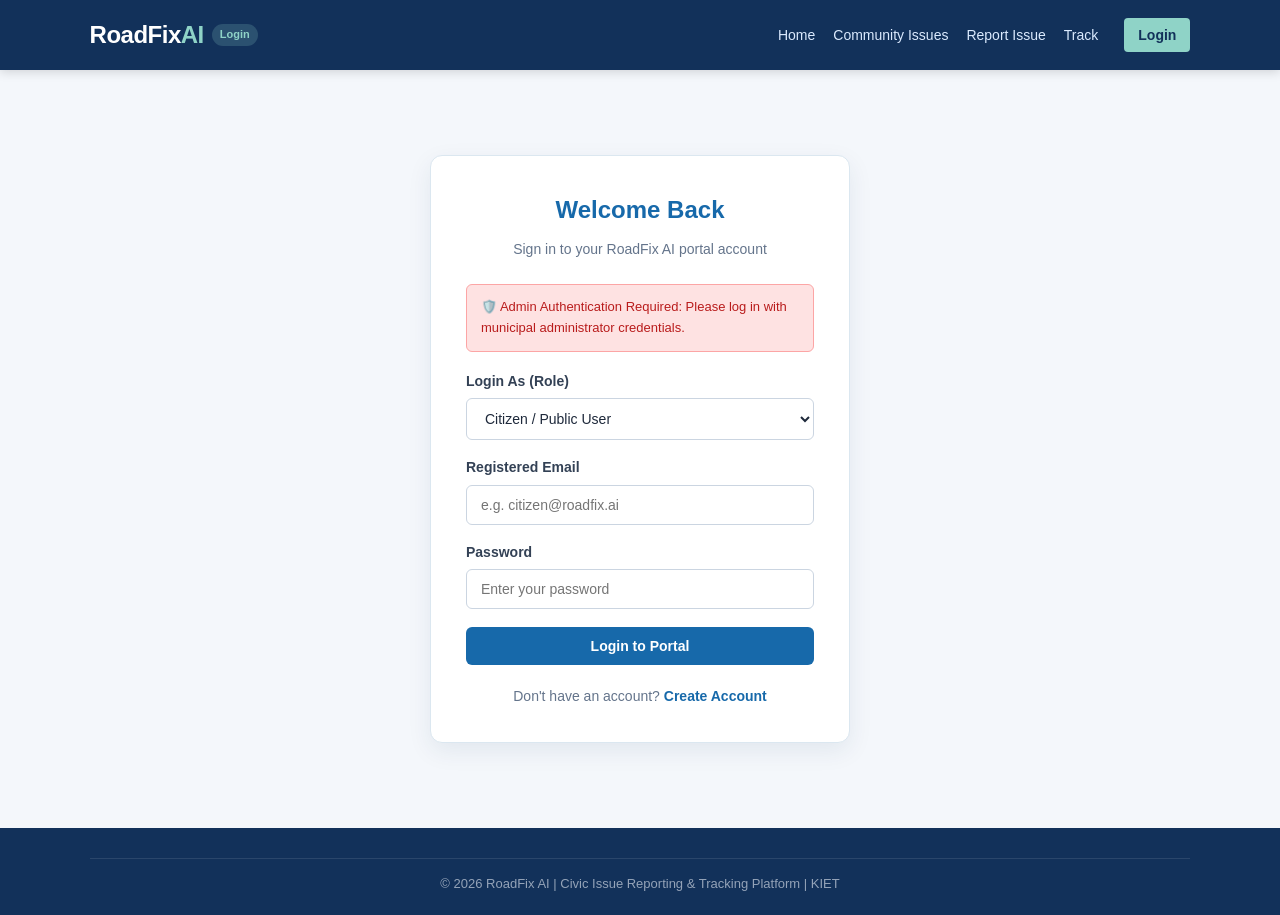
<file: Frontend/admin.html>
<!DOCTYPE html>
<html lang="en">
<head>
    <meta charset="UTF-8">
    <meta name="viewport" content="width=device-width, initial-scale=1.0">
    <title>Admin Dashboard - RoadFix AI</title>
    <link rel="stylesheet" href="css/style.css">
    <style>
        .admin-header {
            display: flex;
            justify-content: space-between;
            align-items: center;
            margin-bottom: 25px;
            flex-wrap: wrap;
            gap: 12px;
        }

        .filter-toolbar {
            background: #ffffff;
            padding: 18px 22px;
            border-radius: 10px;
            border: 1px solid var(--border-color);
            display: flex;
            gap: 15px;
            align-items: center;
            flex-wrap: wrap;
            margin-bottom: 25px;
        }

        .filter-group {
            display: flex;
            align-items: center;
            gap: 8px;
        }

        .filter-group label {
            margin: 0;
            font-size: 13px;
            color: var(--text-muted);
            white-space: nowrap;
        }

        .filter-toolbar select, .filter-toolbar input {
            padding: 8px 12px;
            font-size: 13px;
            min-width: 140px;
        }

        .action-btn-group {
            display: flex;
            gap: 6px;
        }

        .action-btn-group button {
            padding: 5px 9px;
            font-size: 12px;
            border-radius: 4px;
            cursor: pointer;
            border: 1px solid transparent;
            font-weight: 600;
        }

        .btn-dispatch {
            background: #e0f2fe;
            color: #0369a1;
            border-color: #bae6fd !important;
        }
        .btn-dispatch:hover { background: #bae6fd; }

        .btn-status {
            background: #fef3c7;
            color: #b45309;
            border-color: #fde68a !important;
        }
        .btn-status:hover { background: #fde68a; }

        .btn-inspect {
            background: #f1f5f9;
            color: #334155;
            border-color: #cbd5e1 !important;
        }
        .btn-inspect:hover { background: #e2e8f0; }

        .rating-stars {
            color: #f59e0b;
            font-weight: bold;
        }
    </style>
</head>
<body>

    <header>
        <a href="index.html" class="logo-container">
            <div class="logo">RoadFix<span>AI</span></div>
            <span class="logo-tag">Admin Command Center</span>
        </a>
        <nav id="mainNav"></nav>
    </header>

    <div class="container">
        
        <!-- Top Greeting Bar -->
        <div class="admin-header">
            <div>
                <h1 style="color:var(--primary); font-size:26px;">Municipal Operations Dashboard</h1>
                <p style="color:var(--text-muted); font-size:14px;">Oversee civic complaint registry, AI hazard scoring, and department dispatches.</p>
            </div>
            <div>
                <button onclick="refreshData()" class="btn btn-secondary btn-sm">🔄 Refresh Data</button>
            </div>
        </div>

        <!-- Metrics Counters Grid -->
        <div class="stats-grid">
            <div class="stat-card">
                <h3 id="statTotal">--</h3>
                <p>Total Complaints</p>
            </div>
            <div class="stat-card">
                <h3 id="statSubmitted" style="color:#0369a1;">--</h3>
                <p>Pending Review</p>
            </div>
            <div class="stat-card">
                <h3 id="statAssigned" style="color:#b45309;">--</h3>
                <p>Assigned to Crews</p>
            </div>
            <div class="stat-card">
                <h3 id="statInProgress" style="color:#c2410c;">--</h3>
                <p>Work In Progress</p>
            </div>
            <div class="stat-card">
                <h3 id="statResolved" style="color:#15803d;">--</h3>
                <p>Fully Resolved</p>
            </div>
            <div class="stat-card">
                <h3 id="statAvgRating" style="color:#f59e0b;">★ --</h3>
                <p>Public Rating</p>
            </div>
        </div>

        <!-- Filter & Search Toolbar -->
        <div class="filter-toolbar">
            <div class="filter-group">
                <label>Status:</label>
                <select id="filterStatus" onchange="applyFilters()">
                    <option value="ALL">All Statuses</option>
                    <option value="SUBMITTED">Submitted</option>
                    <option value="VERIFIED">Reviewed / Verified</option>
                    <option value="ASSIGNED">Assigned</option>
                    <option value="IN_PROGRESS">In Progress</option>
                    <option value="RESOLVED">Resolved</option>
                </select>
            </div>

            <div class="filter-group">
                <label>Department:</label>
                <select id="filterDept" onchange="applyFilters()">
                    <option value="ALL">All Departments</option>
                    <option value="Roads & Infrastructure">Roads & Infrastructure</option>
                    <option value="Sanitation & Waste">Sanitation & Waste</option>
                    <option value="Electrical & Lighting">Electrical & Lighting</option>
                    <option value="Water Supply & Drainage">Water Supply & Drainage</option>
                </select>
            </div>

            <div class="filter-group" style="flex:1;">
                <label>Search:</label>
                <input type="text" id="filterQuery" oninput="applyFilters()" placeholder="Search ID, title, landmark address...">
            </div>
        </div>

        <!-- Complaints Table Card -->
        <div class="card-box" style="padding:24px;">
            <div style="display:flex; justify-content:space-between; align-items:center; margin-bottom:14px;">
                <h2 style="font-size:18px; color:var(--primary);">Active Municipal Complaints Registry</h2>
                <span id="resultCount" style="font-size:13px; color:var(--text-muted); font-weight:600;">Loading...</span>
            </div>

            <div class="table-responsive">
                <table>
                    <thead>
                        <tr>
                            <th>Tracking ID</th>
                            <th>Photo</th>
                            <th>Issue Title & Category</th>
                            <th>Location</th>
                            <th>Severity Score</th>
                            <th>Current Status</th>
                            <th>Department</th>
                            <th>Actions</th>
                        </tr>
                    </thead>
                    <tbody id="complaintsTableBody">
                        <tr>
                            <td colspan="7" style="text-align:center; padding:30px; color:var(--text-muted);">
                                📡 Loading complaints from database...
                            </td>
                        </tr>
                    </tbody>
                </table>
            </div>
        </div>

        <!-- Citizen Feedbacks Table Card -->
        <div class="card-box" style="padding:24px; margin-top:30px;">
            <h2 style="font-size:18px; color:var(--primary); margin-bottom:14px;">⭐ Citizen Quality & Satisfaction Feedbacks</h2>
            <div class="table-responsive">
                <table>
                    <thead>
                        <tr>
                            <th>Complaint ID</th>
                            <th>Citizen</th>
                            <th>Rating</th>
                            <th>Speed</th>
                            <th>Comment / Review</th>
                            <th>Submitted Date</th>
                        </tr>
                    </thead>
                    <tbody id="feedbacksTableBody">
                        <tr>
                            <td colspan="6" style="text-align:center; padding:20px; color:var(--text-muted);">
                                Loading citizen feedback records...
                            </td>
                        </tr>
                    </tbody>
                </table>
            </div>
        </div>

        <!-- MongoDB Live Database Connection Card -->
        <div class="card-box" style="padding:24px; margin-top:30px; border-left: 4px solid #10b981;">
            <div style="display:flex; justify-content:space-between; align-items:center; margin-bottom:14px; flex-wrap:wrap; gap:10px;">
                <div>
                    <h2 style="font-size:18px; color:var(--primary); display:flex; align-items:center; gap:8px;">
                        <span>🍃</span> MongoDB Database (<code style="background:#e0f2fe; color:#0369a1; padding:2px 8px; border-radius:4px; font-size:14px;">roadfix_db</code>)
                    </h2>
                    <p style="font-size:13px; color:var(--text-muted); margin-top:4px;">
                        Connected via Spring Data MongoDB using configuration from <b>.env</b> file. All registered users, citizen issues, repair proofs, and feedbacks are stored in document collections.
                    </p>
                </div>
                <div style="display:flex; gap:10px; align-items:center;">
                    <button type="button" class="btn btn-primary btn-sm" onclick="loadDbStatus()">
                        🔄 Check Live MongoDB
                    </button>
                </div>
            </div>

            <div style="display:grid; grid-template-columns:repeat(auto-fit, minmax(200px, 1fr)); gap:14px; margin-top:16px;">
                <div style="background:#f8fafc; border:1px solid var(--border-color); border-radius:8px; padding:14px;">
                    <div style="font-size:11px; text-transform:uppercase; color:var(--text-muted); font-weight:700;">Database Engine</div>
                    <div id="dbStatusEngine" style="font-size:14px; font-weight:700; color:#10b981; margin-top:4px;">🟢 MongoDB (Connected)</div>
                </div>
                <div style="background:#f8fafc; border:1px solid var(--border-color); border-radius:8px; padding:14px;">
                    <div style="font-size:11px; text-transform:uppercase; color:var(--text-muted); font-weight:700;">Database Name & Config</div>
                    <div style="font-size:14px; font-weight:700; color:var(--primary); margin-top:4px;">roadfix_db (.env configured)</div>
                </div>
                <div style="background:#f8fafc; border:1px solid var(--border-color); border-radius:8px; padding:14px;">
                    <div style="font-size:11px; text-transform:uppercase; color:var(--text-muted); font-weight:700;">Active Mongo Collections</div>
                    <div style="font-size:14px; font-weight:700; color:var(--primary); margin-top:4px;">users, issues, feedbacks, work_proofs</div>
                </div>
                <div style="background:#f8fafc; border:1px solid var(--border-color); border-radius:8px; padding:14px;">
                    <div style="font-size:11px; text-transform:uppercase; color:var(--text-muted); font-weight:700;">Environment File</div>
                    <div style="font-size:14px; font-weight:700; color:var(--primary); margin-top:4px;">.env (MONGODB_URI)</div>
                </div>
            </div>
        </div>

        <!-- Registered Users Database Card -->
        <div class="card-box" style="padding:24px; margin-top:30px;">
            <div style="display:flex; justify-content:space-between; align-items:center; margin-bottom:14px;">
                <h2 style="font-size:18px; color:var(--primary);">👥 Registered Municipal Users & Citizens Database</h2>
                <span id="usersCount" style="font-size:13px; color:var(--text-muted); font-weight:600;">Loading...</span>
            </div>
            <div class="table-responsive">
                <table>
                    <thead>
                        <tr>
                            <th>User ID</th>
                            <th>Full Name</th>
                            <th>Email Address</th>
                            <th>Phone</th>
                            <th>Portal Role</th>
                            <th>Assigned Department</th>
                        </tr>
                    </thead>
                    <tbody id="usersTableBody">
                        <tr>
                            <td colspan="6" style="text-align:center; padding:20px; color:var(--text-muted);">
                                Loading registered users from database...
                            </td>
                        </tr>
                    </tbody>
                </table>
            </div>
        </div>

        <!-- Home Page Carousel & Banner Manager Card -->
        <div class="card-box" style="padding:24px; margin-top:30px;">
            <div style="display:flex; justify-content:space-between; align-items:center; margin-bottom:14px; flex-wrap:wrap; gap:10px;">
                <div>
                    <h2 style="font-size:18px; color:var(--primary);">🎠 Home Page Carousel & Banner Manager</h2>
                    <p style="font-size:13px; color:var(--text-muted);">Upload custom banner images or change headlines on the main portal slider.</p>
                </div>
                <div style="display:flex; gap:10px;">
                    <button type="button" class="btn btn-primary btn-sm" onclick="openSlideModal(0)">📸 Upload / Change Slide Photo</button>
                    <button type="button" class="btn btn-secondary btn-sm" onclick="resetDefaultSlides()">🔄 Reset Default Banners</button>
                </div>
            </div>

            <div id="slidesPreviewGrid" style="display:grid; grid-template-columns:repeat(auto-fit, minmax(240px, 1fr)); gap:16px;">
                <!-- Dynamically loaded preview cards -->
            </div>
        </div>

    </div>

    <!-- Modal: Assign Department & Staff -->
    <div id="assignModal" class="modal-overlay">
        <div class="modal-content">
            <div class="modal-header">
                <h3 style="color:var(--primary);">👷 Assign Department & Field Officer</h3>
                <button type="button" class="modal-close" onclick="closeModal('assignModal')">&times;</button>
            </div>
            <form onsubmit="handleAssignSubmit(event)">
                <input type="hidden" id="assignIssueId">
                <p id="assignIssueTitle" style="font-weight:600; color:#334155; margin-bottom:14px;"></p>

                <label for="assignDept">Assign Department *</label>
                <select id="assignDept" required>
                    <option value="Roads & Infrastructure">Roads & Infrastructure</option>
                    <option value="Sanitation & Waste">Sanitation & Waste</option>
                    <option value="Electrical & Lighting">Electrical & Lighting</option>
                    <option value="Water Supply & Drainage">Water Supply & Drainage</option>
                </select>

                <label for="assignOfficer">Field Supervising Officer</label>
                <input type="text" id="assignOfficer" placeholder="e.g. Inspector Rajesh Kumar" value="Inspector Rajesh Kumar">

                <button type="submit" class="btn btn-primary btn-block">Confirm Dispatch & Assignment</button>
            </form>
        </div>
    </div>

    <!-- Modal: Update Status -->
    <div id="statusModal" class="modal-overlay">
        <div class="modal-content">
            <div class="modal-header">
                <h3 style="color:var(--primary);">🔄 Update Complaint Lifecycle Status</h3>
                <button type="button" class="modal-close" onclick="closeModal('statusModal')">&times;</button>
            </div>
            <form onsubmit="handleStatusSubmit(event)">
                <input type="hidden" id="statusIssueId">
                <p id="statusIssueTitle" style="font-weight:600; color:#334155; margin-bottom:14px;"></p>

                <label for="newStatus">Select New Status *</label>
                <select id="newStatus" required>
                    <option value="SUBMITTED">SUBMITTED (Initial citizen report)</option>
                    <option value="VERIFIED">VERIFIED (Reviewed by admin)</option>
                    <option value="ASSIGNED">ASSIGNED (Dispatched to field crew)</option>
                    <option value="IN_PROGRESS">IN PROGRESS (Crew actively repairing)</option>
                    <option value="RESOLVED">RESOLVED (Repair complete & verified)</option>
                    <option value="REJECTED">REJECTED (Invalid or out of scope)</option>
                </select>

                <button type="submit" class="btn btn-primary btn-block">Update Lifecycle Status</button>
            </form>
        </div>
    </div>

    <!-- Modal: Detailed Inspection & AI Assessment View -->
    <div id="detailModal" class="modal-overlay">
        <div class="modal-content" style="max-width: 680px;">
            <div class="modal-header">
                <h3 style="color:var(--primary);" id="modalDetailTitle">Complaint Inspection</h3>
                <button type="button" class="modal-close" onclick="closeModal('detailModal')">&times;</button>
            </div>
            <div id="modalDetailBody"></div>
        </div>
    </div>

    <!-- Modal: Edit Carousel Slide -->
    <div id="slideModal" class="modal-overlay">
        <div class="modal-content" style="max-width:540px;">
            <div class="modal-header">
                <h3 style="color:var(--primary);">📸 Upload / Edit Carousel Slide</h3>
                <button type="button" class="modal-close" onclick="closeModal('slideModal')">&times;</button>
            </div>
            <form onsubmit="handleSlideSave(event)">
                <label for="slideSelect">Select Slide to Edit *</label>
                <select id="slideSelect" onchange="loadSlideToForm()" required>
                    <option value="0">Slide 1: AI Hazard Detection</option>
                    <option value="1">Slide 2: Field Operations & Dispatch</option>
                    <option value="2">Slide 3: Clean City & Live Tracking</option>
                    <option value="3">Slide 4: Citizen Verification & Reviews</option>
                </select>

                <label for="slideTag">Slide Tag / Badge</label>
                <input type="text" id="slideTag" placeholder="e.g. 🤖 AI-POWERED DETECTION" required>

                <label for="slideTitle">Headline / Title *</label>
                <input type="text" id="slideTitle" placeholder="e.g. Transforming Urban Safety With Smart AI" required>

                <label for="slideDesc">Description Text</label>
                <textarea id="slideDesc" rows="2" placeholder="Brief description text for banner..."></textarea>

                <label>Upload Banner Image from Computer (JPG / PNG)</label>
                <input type="file" id="slidePhotoFile" accept="image/*" onchange="previewSlideImage(event)" style="padding:6px; background:#f8fafc; font-size:13px;">

                <div id="slideImagePreviewBox" style="margin:10px 0; display:none; text-align:center;">
                    <img id="slidePreviewImg" src="" style="width:100%; height:140px; object-fit:cover; border-radius:8px; border:1px solid #cbd5e1;">
                </div>

                <label for="slideImageUrl">Or Image URL</label>
                <input type="url" id="slideImageUrl" placeholder="https://images.unsplash.com/..." oninput="onAdminSlideUrlChange()">

                <button type="submit" class="btn btn-primary btn-block" style="margin-top:16px;">💾 Save & Update Home Page Carousel</button>
            </form>
        </div>
    </div>

    <footer>
        <div class="copyright">
            © 2026 RoadFix AI | Civic Issue Reporting & Tracking Platform | KIET
        </div>
    </footer>

    <script src="js/api.js"></script>
    <script>
        let allComplaints = [];

        document.addEventListener('DOMContentLoaded', () => {
            if (!RoadFix.requireAuth('ADMIN', '🛡️ Admin Authentication Required: Please log in with municipal administrator credentials.')) return;
            refreshData();
        });

        async function refreshData() {
            await Promise.all([loadStats(), loadComplaints(), loadFeedbacks(), loadUsers(), loadDbStatus()]);
            await renderSlidesAdmin();
        }

        async function loadDbStatus() {
            try {
                const res = await fetch(`${API_BASE}/database/status`);
                if (res.ok) {
                    const data = await res.json();
                    const el = document.getElementById('dbStatusEngine');
                    if (el) {
                        if (data.mongoConnected) {
                            el.innerHTML = '<span style="color:#10b981;">🟢 MongoDB (roadfix_db Connected)</span>';
                        } else {
                            el.innerHTML = `<span style="color:#ef4444;">🔴 MongoDB Not Connected</span><br><small style="color:#b91c1c; font-size:11px; font-weight:normal;">⚠️ ${data.error || 'Check .env configuration'}</small>`;
                        }
                    }
                }
            } catch (e) {}
        }

        async function loadStats() {
            try {
                const s = await RoadFix.getStats();
                document.getElementById('statTotal').innerText = s.totalIssues || 0;
                document.getElementById('statSubmitted').innerText = s.submitted || 0;
                document.getElementById('statAssigned').innerText = (s.inProgress || 0);
                document.getElementById('statInProgress').innerText = (s.inProgress || 0);
                document.getElementById('statResolved').innerText = s.resolved || 0;
                document.getElementById('statAvgRating').innerText = s.totalIssues > 0 ? `★ ${s.averageRating || '5.0'}` : '★ 5.0';
            } catch (e) {
                console.error(e);
            }
        }

        async function loadComplaints() {
            try {
                allComplaints = await RoadFix.getComplaints();
                renderTable(allComplaints);
            } catch (e) {
                document.getElementById('complaintsTableBody').innerHTML = `
                    <tr><td colspan="7" style="color:red; text-align:center;">Failed to load complaints.</td></tr>
                `;
            }
        }

        async function loadFeedbacks() {
            try {
                const feedbacks = await RoadFix.getFeedbacks();
                const tbody = document.getElementById('feedbacksTableBody');
                if (!feedbacks || feedbacks.length === 0) {
                    tbody.innerHTML = `<tr><td colspan="6" style="text-align:center; padding:18px; color:var(--text-muted);">No citizen feedback records received yet.</td></tr>`;
                    return;
                }
                tbody.innerHTML = feedbacks.map(f => `
                    <tr>
                        <td><b>${f.complaintId || 'General'}</b></td>
                        <td>${f.citizenName || 'Citizen'}</td>
                        <td><span class="rating-stars">${'★'.repeat(f.rating || 5)}${'☆'.repeat(5 - (f.rating || 5))}</span></td>
                        <td><span class="badge badge-VERIFIED">${f.resolutionSpeed || 'Fast'}</span></td>
                        <td>"${f.comments || 'Satisfied with resolution.'}"</td>
                        <td style="font-size:12px; color:#64748b;">${f.date || 'Recent'}</td>
                    </tr>
                `).join('');
            } catch (e) {
                console.error(e);
            }
        }

        async function loadUsers() {
            try {
                const users = await RoadFix.getUsers();
                const tbody = document.getElementById('usersTableBody');
                if (document.getElementById('usersCount')) {
                    document.getElementById('usersCount').innerText = `${users.length} registered user${users.length === 1 ? '' : 's'}`;
                }
                if (!users || users.length === 0) {
                    tbody.innerHTML = `<tr><td colspan="6" style="text-align:center; padding:18px; color:var(--text-muted);">No users registered yet.</td></tr>`;
                    return;
                }
                tbody.innerHTML = users.map(u => `
                    <tr>
                        <td><b>${u.id || '--'}</b></td>
                        <td>${u.fullName || 'User'}</td>
                        <td>${u.email}</td>
                        <td>${u.phone || '--'}</td>
                        <td><span class="badge badge-${u.role === 'ADMIN' ? 'RESOLVED' : (u.role === 'STAFF' ? 'ASSIGNED' : 'SUBMITTED')}">${u.role}</span></td>
                        <td>${u.departmentName || '<span style="color:#94a3b8;">None (Citizen)</span>'}</td>
                    </tr>
                `).join('');
            } catch (e) {
                console.error(e);
            }
        }

        function applyFilters() {
            const status = document.getElementById('filterStatus').value;
            const dept = document.getElementById('filterDept').value;
            const q = document.getElementById('filterQuery').value.toLowerCase().trim();

            const filtered = allComplaints.filter(item => {
                const matchStatus = (status === 'ALL' || item.status === status);
                const matchDept = (dept === 'ALL' || (item.department && item.department.includes(dept)));
                const matchQuery = (!q || 
                    (item.id && item.id.toLowerCase().includes(q)) ||
                    (item.title && item.title.toLowerCase().includes(q)) ||
                    (item.location && item.location.toLowerCase().includes(q)) ||
                    (item.description && item.description.toLowerCase().includes(q))
                );
                return matchStatus && matchDept && matchQuery;
            });

            renderTable(filtered);
        }

        function renderTable(complaints) {
            const tbody = document.getElementById('complaintsTableBody');
            document.getElementById('resultCount').innerText = `Showing ${complaints.length} complaint${complaints.length === 1 ? '' : 's'}`;

            if (complaints.length === 0) {
                tbody.innerHTML = `<tr><td colspan="8" style="text-align:center; padding:30px; color:var(--text-muted);">No complaints match the filter criteria.</td></tr>`;
                return;
            }

            tbody.innerHTML = complaints.map(c => `
                <tr>
                    <td>
                        <a href="track.html?id=${encodeURIComponent(c.id)}" style="font-weight:700; color:var(--primary-light); text-decoration:none;">
                            ${c.id}
                        </a>
                    </td>
                    <td style="text-align:center;">
                        <img src="${c.photoUrl || 'images/default-issue.jpg'}" onerror="this.src='https://images.unsplash.com/photo-1515162816999-a0c47dc192f7?w=100&auto=format&fit=crop'" style="width:48px; height:48px; border-radius:6px; object-fit:cover; border:1px solid #cbd5e1; cursor:pointer;" onclick="inspectComplaint('${c.id}')" title="Click to inspect photo and AI analysis">
                    </td>
                    <td>
                        <b>${c.title}</b>
                        <div style="font-size:12px; color:var(--text-muted);">${c.category}</div>
                    </td>
                    <td>
                        <div style="max-width:200px; white-space:nowrap; overflow:hidden; text-overflow:ellipsis;" title="${c.location}">
                            ${c.location}
                        </div>
                        <div style="font-size:11px; color:#64748b;">${c.date || 'Recent'}</div>
                    </td>
                    <td>
                        <span class="sev-${c.severity || 'Medium'}">${c.severity || 'Medium'}</span>
                    </td>
                    <td>
                        <span class="badge badge-${c.status}">${(c.status || 'SUBMITTED').replace('_', ' ')}</span>
                    </td>
                    <td>
                        <span style="font-weight:500; font-size:13px; color:#334155;">
                            ${c.department || '<span style="color:#94a3b8;">Unassigned</span>'}
                        </span>
                    </td>
                    <td>
                        <div class="action-btn-group">
                            <button class="btn-dispatch" onclick="openAssignModal('${c.id}', '${escapeHtml(c.title)}', '${c.department || ''}')" title="Assign Department">Dispatch</button>
                            <button class="btn-status" onclick="openStatusModal('${c.id}', '${escapeHtml(c.title)}', '${c.status}')" title="Update Status">Status</button>
                            <button class="btn-inspect" onclick="inspectComplaint('${c.id}')" title="Inspect Details">Inspect</button>
                        </div>
                    </td>
                </tr>
            `).join('');
        }

        // Modal Helpers
        function openAssignModal(id, title, currentDept) {
            document.getElementById('assignIssueId').value = id;
            document.getElementById('assignIssueTitle').innerText = `Complaint: "${title}" (${id})`;
            if (currentDept) document.getElementById('assignDept').value = currentDept;
            document.getElementById('assignModal').style.display = 'flex';
        }

        function openStatusModal(id, title, currentStatus) {
            document.getElementById('statusIssueId').value = id;
            document.getElementById('statusIssueTitle').innerText = `Complaint: "${title}" (${id})`;
            document.getElementById('newStatus').value = currentStatus;
            document.getElementById('statusModal').style.display = 'flex';
        }

        async function inspectComplaint(id) {
            const issue = await RoadFix.getComplaintById(id);
            if (!issue) return;

            const feedbacks = await RoadFix.getFeedbacks();
            const fb = feedbacks.find(f => f.complaintId && f.complaintId.toUpperCase() === id.toUpperCase());

            document.getElementById('modalDetailTitle').innerText = `${issue.id} - Inspection & AI Analysis`;
            document.getElementById('modalDetailBody').innerHTML = `
                <div style="display:grid; grid-template-columns: 1fr 1fr; gap:16px; margin-bottom:18px;">
                    <div>
                        <div style="font-size:13px; font-weight:700; color:#334155; margin-bottom:6px;">📸 Citizen Uploaded Image:</div>
                        <img src="${issue.photoUrl || 'images/default-issue.jpg'}" onerror="this.src='https://images.unsplash.com/photo-1515162816999-a0c47dc192f7?w=500&auto=format&fit=crop'" style="width:100%; height:180px; border-radius:8px; object-fit:cover; border:1px solid #cbd5e1;">
                    </div>
                    <div style="background:#f8fafc; border:1px solid #e2e8f0; border-radius:8px; padding:12px;">
                        <div style="font-size:13px; font-weight:700; color:#1e293b; margin-bottom:6px;">🤖 AI Vision Assessment:</div>
                        <div style="font-size:13px; margin-bottom:4px;"><b>Detected:</b> ${issue.aiDetected || issue.category}</div>
                        <div style="font-size:13px; margin-bottom:6px;"><b>Confidence:</b> <span style="color:#059669; font-weight:700;">${issue.aiConfidence || '95%'}</span></div>
                        <div style="font-size:12px; color:#475569; background:#fff; padding:8px; border-radius:6px; border:1px solid #e2e8f0; line-height:1.4;">
                            ${issue.aiHazard || 'Hazard analysis completed. Priority flagged for municipal dispatch.'}
                        </div>
                    </div>
                </div>

                <div style="line-height:1.7; font-size:14px;">
                    <p><b>Issue Title:</b> ${issue.title}</p>
                    <p><b>Description:</b> ${issue.description || 'No description provided'}</p>
                    <p><b>Location:</b> ${issue.location}</p>
                    <p><b>Severity Score:</b> <span class="sev-${issue.severity}">${issue.severity}</span></p>
                    <p><b>Status:</b> <span class="badge badge-${issue.status}">${issue.status}</span></p>
                    <p><b>Department:</b> ${issue.department || 'Unassigned'}</p>
                </div>

                ${issue.repairNotes || issue.repairPhotoUrl ? `
                    <div style="background:#f0fdf4; border:1px solid #bbf7d0; padding:14px; border-radius:8px; margin-top:16px;">
                        <b style="color:#15803d; font-size:14px;">👷 Field Staff Repair Resolution Proof:</b>
                        <p style="font-size:13px; margin:6px 0 10px 0; color:#166534;">${issue.repairNotes || 'Repairs completed by assigned field crew.'}</p>
                        ${issue.repairPhotoUrl ? `
                            <div>
                                <div style="font-size:12px; font-weight:600; color:#166534; margin-bottom:4px;">Post-Repair Photo Proof:</div>
                                <img src="${issue.repairPhotoUrl}" style="max-width:100%; max-height:200px; border-radius:6px; border:1px solid #86efac; object-fit:cover;">
                            </div>
                        ` : ''}
                    </div>
                ` : ''}

                ${fb ? `
                    <div style="background:#fefce8; border:1px solid #fef08a; padding:14px; border-radius:8px; margin-top:16px;">
                        <div style="display:flex; justify-content:space-between; align-items:center;">
                            <b style="color:#854d0e; font-size:14px;">⭐ Citizen Review & Satisfaction Feedback:</b>
                            <span style="color:#eab308; font-size:18px;">${'★'.repeat(fb.rating || 5)}</span>
                        </div>
                        <p style="font-size:13px; color:#713f12; margin:6px 0; font-style:italic;">"${fb.comments || fb.comment || 'Good repair.'}"</p>
                        <div style="font-size:12px; color:#a16207;">
                            Citizen: <b>${fb.citizenName || 'Citizen'}</b> (${fb.citizenEmail || '--'}) | Speed: <b>${fb.resolutionSpeed || 'Rapid'}</b>
                        </div>
                    </div>
                ` : ''}
            `;
            document.getElementById('detailModal').style.display = 'flex';
        }

        function closeModal(modalId) {
            document.getElementById(modalId).style.display = 'none';
        }

        async function handleAssignSubmit(e) {
            e.preventDefault();
            const id = document.getElementById('assignIssueId').value;
            const department = document.getElementById('assignDept').value;

            await RoadFix.updateComplaint(id, { department, status: 'ASSIGNED' });
            closeModal('assignModal');
            refreshData();
        }

        async function handleStatusSubmit(e) {
            e.preventDefault();
            const id = document.getElementById('statusIssueId').value;
            const status = document.getElementById('newStatus').value;

            await RoadFix.updateComplaint(id, { status });
            closeModal('statusModal');
            refreshData();
        }

        function escapeHtml(text) {
            return text ? text.replace(/'/g, "\\'").replace(/"/g, '&quot;') : '';
        }

        // --- Carousel Management Engine ---
        async function renderSlidesAdmin() {
            const slides = await RoadFix.getSlides();
            const grid = document.getElementById('slidesPreviewGrid');
            if (!grid) return;
            grid.innerHTML = slides.map((s, idx) => `
                <div style="border:1px solid var(--border-color); border-radius:10px; overflow:hidden; background:#fff; box-shadow:var(--shadow-sm);">
                    <img src="${s.image}" onerror="this.src='https://images.unsplash.com/photo-1515162816999-a0c47dc192f7?w=500&auto=format&fit=crop'" style="width:100%; height:130px; object-fit:cover;">
                    <div style="padding:14px;">
                        <span style="font-size:11px; font-weight:700; color:#0369a1; background:#e0f2fe; padding:2px 8px; border-radius:10px;">Slide ${idx + 1}</span>
                        <h4 style="font-size:13px; margin:6px 0 4px 0; color:var(--primary); line-height:1.3; font-weight:700;">${s.tag}</h4>
                        <p style="font-size:12px; color:#64748b; line-height:1.4; height:34px; overflow:hidden;">${s.desc}</p>
                        <button type="button" class="btn btn-secondary btn-sm" onclick="openSlideModal(${idx})" style="width:100%; margin-top:10px;">✏️ Change Photo / Details</button>
                    </div>
                </div>
            `).join('');
        }

        let uploadedSlideBase64 = "";

        function openSlideModal(index = 0) {
            document.getElementById('slideSelect').value = index;
            loadSlideToForm();
            document.getElementById('slideModal').style.display = 'flex';
        }

        async function loadSlideToForm() {
            const idx = parseInt(document.getElementById('slideSelect').value, 10);
            const slides = await RoadFix.getSlides();
            const s = slides[idx];
            if (s) {
                document.getElementById('slideTag').value = s.tag || '';
                document.getElementById('slideTitle').value = (s.title || '').replace(/<[^>]*>?/gm, '');
                document.getElementById('slideDesc').value = s.desc || '';

                const fileInput = document.getElementById('slidePhotoFile');
                if (fileInput) fileInput.value = '';

                if (s.image && s.image.startsWith('data:')) {
                    uploadedSlideBase64 = s.image;
                    document.getElementById('slideImageUrl').value = '';
                } else {
                    uploadedSlideBase64 = '';
                    document.getElementById('slideImageUrl').value = s.image || '';
                }
                
                const pBox = document.getElementById('slideImagePreviewBox');
                const pImg = document.getElementById('slidePreviewImg');
                pImg.src = s.image;
                pBox.style.display = 'block';
            }
        }

        function onAdminSlideUrlChange() {
            const url = document.getElementById('slideImageUrl').value.trim();
            if (url) {
                uploadedSlideBase64 = ''; // Clear base64 if typing URL
                document.getElementById('slidePreviewImg').src = url;
                document.getElementById('slideImagePreviewBox').style.display = 'block';
            }
        }

        async function previewSlideImage(e) {
            const file = e.target.files[0];
            if (file) {
                try {
                    const compressed = await RoadFix.compressImage(file);
                    uploadedSlideBase64 = compressed;
                    document.getElementById('slideImageUrl').value = '';
                    document.getElementById('slidePreviewImg').src = compressed;
                    document.getElementById('slideImagePreviewBox').style.display = 'block';
                } catch (err) {
                    alert('⚠️ Error reading image: ' + err.message);
                }
            }
        }

        async function handleSlideSave(e) {
            e.preventDefault();
            const idx = parseInt(document.getElementById('slideSelect').value, 10);
            const tag = document.getElementById('slideTag').value.trim();
            const rawTitle = document.getElementById('slideTitle').value.trim();
            const desc = document.getElementById('slideDesc').value.trim();
            const urlInput = document.getElementById('slideImageUrl').value.trim();

            const image = uploadedSlideBase64 || urlInput || "https://images.unsplash.com/photo-1515162816999-a0c47dc192f7?w=1600&auto=format&fit=crop&q=80";
            const title = `${rawTitle}`;

            try {
                await RoadFix.updateSlide(idx, { tag, title, desc, image });
                alert(`✅ Slide ${idx + 1} updated & saved to database! Home page carousel now displays your new photo.`);
                closeModal('slideModal');
                await renderSlidesAdmin();
            } catch (err) {
                alert("⚠️ Error saving slide: " + err.message);
            }
        }

        async function resetDefaultSlides() {
            if (confirm("Reset all carousel banners to default municipal photos?")) {
                await RoadFix.resetSlides();
                await renderSlidesAdmin();
                alert("Carousel banners reset to default & saved to database!");
            }
        }
    </script>
</body>
</html>
</file>
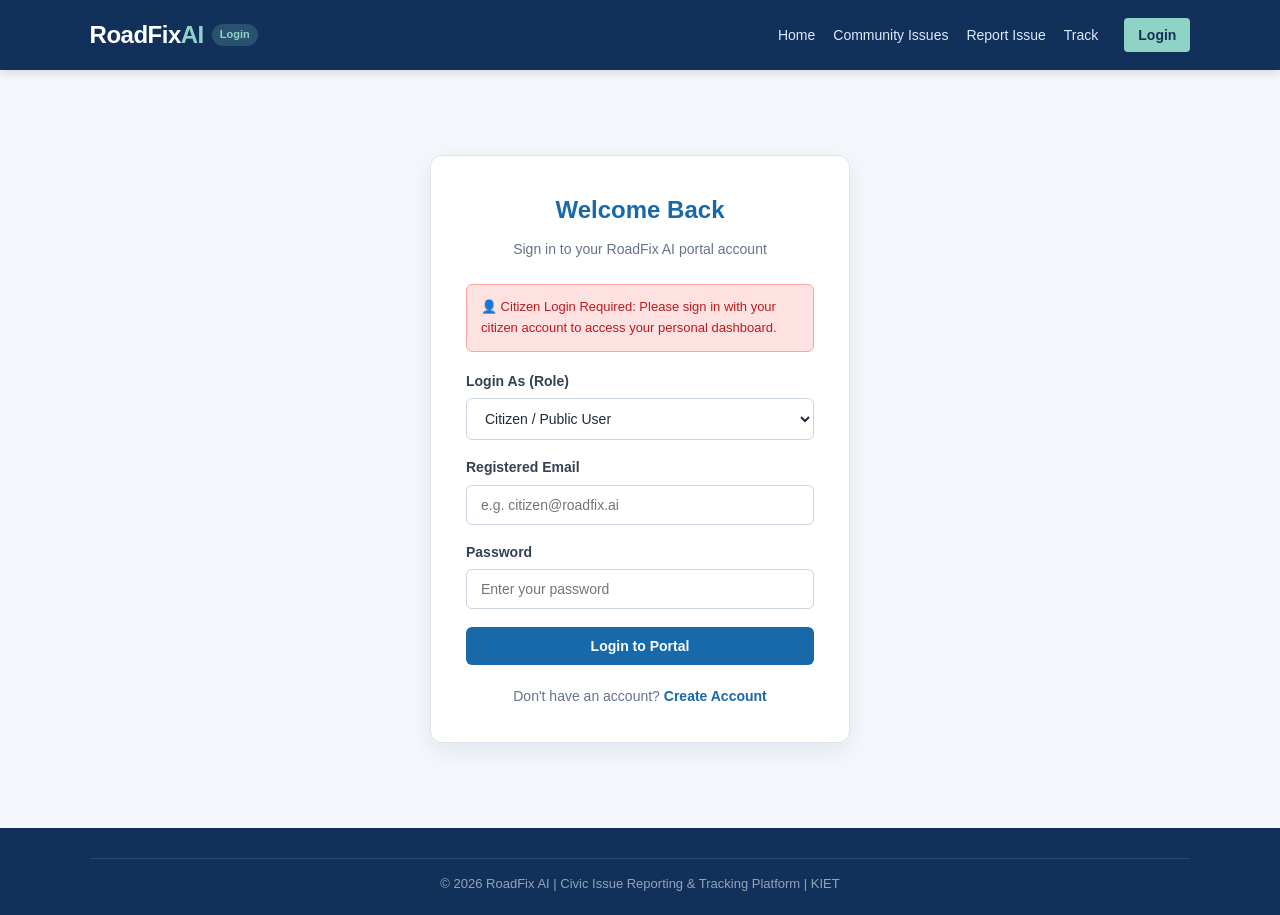
<file: Frontend/citizen.html>
<!DOCTYPE html>
<html lang="en">
<head>
    <meta charset="UTF-8">
    <meta name="viewport" content="width=device-width, initial-scale=1.0">
    <title>Citizen Dashboard - RoadFix AI</title>
    <link rel="stylesheet" href="css/style.css">
    <style>
        .citizen-hero {
            background: linear-gradient(135deg, var(--primary) 0%, #1e4976 100%);
            color: white;
            padding: 30px 35px;
            border-radius: 14px;
            margin-bottom: 25px;
            display: flex;
            justify-content: space-between;
            align-items: center;
            flex-wrap: wrap;
            gap: 20px;
            box-shadow: var(--shadow-md);
        }

        .citizen-hero h1 {
            font-size: 26px;
            margin-bottom: 6px;
        }

        .citizen-hero p {
            color: #dbeafe;
            font-size: 14px;
            max-width: 600px;
            line-height: 1.5;
        }

        .citizen-badge-role {
            background: rgba(143, 211, 199, 0.25);
            color: var(--accent);
            padding: 4px 12px;
            border-radius: 20px;
            font-size: 12px;
            font-weight: 700;
            display: inline-block;
            margin-bottom: 8px;
            border: 1px solid rgba(143, 211, 199, 0.4);
        }

        .action-shortcuts {
            display: grid;
            grid-template-columns: repeat(auto-fit, minmax(240px, 1fr));
            gap: 16px;
            margin-bottom: 30px;
        }

        .shortcut-card {
            background: #ffffff;
            border: 1px solid var(--border-color);
            border-radius: 12px;
            padding: 20px;
            display: flex;
            align-items: center;
            gap: 16px;
            text-decoration: none;
            color: var(--text-main);
            transition: all 0.2s ease;
            box-shadow: var(--shadow-sm);
        }

        .shortcut-card:hover {
            transform: translateY(-3px);
            box-shadow: var(--shadow-md);
            border-color: var(--primary-light);
        }

        .shortcut-icon {
            width: 48px;
            height: 48px;
            border-radius: 10px;
            display: flex;
            align-items: center;
            justify-content: center;
            font-size: 24px;
            flex-shrink: 0;
        }

        .icon-report { background: #e0f2fe; color: #0284c7; }
        .icon-track { background: #fef3c7; color: #d97706; }
        .icon-browse { background: #f3e8ff; color: #7e22ce; }
        .icon-feedback { background: #dcfce7; color: #16a34a; }

        .complaint-item-card {
            background: #ffffff;
            border: 1px solid var(--border-color);
            border-radius: 10px;
            padding: 18px;
            margin-bottom: 15px;
            display: flex;
            gap: 18px;
            align-items: center;
            transition: all 0.2s;
        }

        .complaint-item-card:hover {
            box-shadow: var(--shadow-md);
            border-color: #cbd5e1;
        }

        .c-thumb {
            width: 100px;
            height: 90px;
            border-radius: 8px;
            object-fit: cover;
            border: 1px solid #e2e8f0;
            flex-shrink: 0;
        }

        .c-details {
            flex: 1;
        }

        .c-meta {
            display: flex;
            gap: 12px;
            font-size: 12px;
            color: var(--text-muted);
            margin: 4px 0 8px 0;
            flex-wrap: wrap;
        }

        .c-actions {
            display: flex;
            flex-direction: column;
            gap: 8px;
            align-items: flex-end;
            min-width: 130px;
        }

        @media (max-width: 768px) {
            .complaint-item-card {
                flex-direction: column;
                align-items: flex-start;
            }
            .c-thumb {
                width: 100%;
                height: 160px;
            }
            .c-actions {
                width: 100%;
                flex-direction: row;
                justify-content: flex-start;
            }
        }
    </style>
</head>
<body>

    <header>
        <a href="index.html" class="logo-container">
            <div class="logo">RoadFix<span>AI</span></div>
            <span class="logo-tag">Citizen Portal</span>
        </a>
        <nav id="mainNav"></nav>
    </header>

    <div class="container">

        <!-- Citizen Hero Welcome -->
        <div class="citizen-hero">
            <div>
                <span class="citizen-badge-role">👤 Verified Citizen Account</span>
                <h1 id="welcomeHeading">Welcome, Citizen!</h1>
                <p>Welcome to your personal civic dashboard. Report infrastructure hazards, track repair dispatches in real-time, and view completed repairs by municipal field teams.</p>
            </div>
            <div>
                <a href="report.html" class="btn btn-accent" style="font-weight:700; padding:12px 24px; font-size:15px; display:inline-flex; align-items:center; gap:8px;">
                    📸 Report New Hazard
                </a>
            </div>
        </div>

        <!-- Metric Counters -->
        <div class="stats-grid">
            <div class="stat-card">
                <h3 id="statTotalReported">--</h3>
                <p>Total Reported</p>
            </div>
            <div class="stat-card">
                <h3 id="statPendingReview" style="color:#0284c7;">--</h3>
                <p>Under Review</p>
            </div>
            <div class="stat-card">
                <h3 id="statInWork" style="color:#d97706;">--</h3>
                <p>Work in Progress</p>
            </div>
            <div class="stat-card">
                <h3 id="statResolvedCount" style="color:#16a34a;">--</h3>
                <p>Repaired & Resolved</p>
            </div>
        </div>

        <!-- Quick Action Shortcuts -->
        <div class="action-shortcuts">
            <a href="report.html" class="shortcut-card">
                <div class="shortcut-icon icon-report">📸</div>
                <div>
                    <h4 style="font-size:15px; margin-bottom:2px;">Report an Issue</h4>
                    <span style="font-size:12px; color:var(--text-muted);">Upload photo with GPS</span>
                </div>
            </a>
            <a href="track.html" class="shortcut-card">
                <div class="shortcut-icon icon-track">🔍</div>
                <div>
                    <h4 style="font-size:15px; margin-bottom:2px;">Live Status Tracker</h4>
                    <span style="font-size:12px; color:var(--text-muted);">Enter Tracking ID</span>
                </div>
            </a>
            <a href="complaints.html" class="shortcut-card">
                <div class="shortcut-icon icon-browse">🌐</div>
                <div>
                    <h4 style="font-size:15px; margin-bottom:2px;">Community Issues</h4>
                    <span style="font-size:12px; color:var(--text-muted);">View all nearby reports</span>
                </div>
            </a>
            <a href="feedback.html" class="shortcut-card">
                <div class="shortcut-icon icon-feedback">⭐</div>
                <div>
                    <h4 style="font-size:15px; margin-bottom:2px;">Service Feedback</h4>
                    <span style="font-size:12px; color:var(--text-muted);">Rate municipal quality</span>
                </div>
            </a>
        </div>

        <!-- My Complaints Section -->
        <div class="card-box" style="padding:26px;">
            <div style="display:flex; justify-content:space-between; align-items:center; margin-bottom:18px; flex-wrap:wrap; gap:10px;">
                <div>
                    <h2 style="font-size:20px; color:var(--primary);">📋 My Reported Civic Issues</h2>
                    <p style="font-size:13px; color:var(--text-muted);">Track your submitted reports through municipal inspection, crew assignment, and repair verification.</p>
                </div>
                <div style="display:flex; gap:10px; align-items:center;">
                    <select id="statusFilter" onchange="filterMyComplaints()" style="padding:7px 12px; font-size:13px; border-radius:6px; border:1px solid #cbd5e1;">
                        <option value="ALL">All Statuses</option>
                        <option value="SUBMITTED">Submitted</option>
                        <option value="ASSIGNED">Assigned</option>
                        <option value="IN_PROGRESS">In Progress</option>
                        <option value="RESOLVED">Resolved</option>
                    </select>
                </div>
            </div>

            <div id="myComplaintsList">
                <div style="text-align:center; padding:30px; color:var(--text-muted);">Loading your complaints...</div>
            </div>
        </div>

    </div>

    <footer>
        <div class="copyright">
            © 2026 RoadFix AI | Civic Issue Reporting & Tracking Platform | KIET
        </div>
    </footer>

    <script src="js/api.js"></script>
    <script>
        let myComplaints = [];

        document.addEventListener('DOMContentLoaded', () => {
            if (!RoadFix.requireAuth('CITIZEN', '👤 Citizen Login Required: Please sign in with your citizen account to access your personal dashboard.')) return;
            const user = RoadFix.getUser();
            if (user && user.fullName) {
                document.getElementById('welcomeHeading').innerText = `Welcome, ${user.fullName}!`;
            } else if (user && user.email) {
                const name = user.email.split('@')[0];
                document.getElementById('welcomeHeading').innerText = `Welcome, ${name.charAt(0).toUpperCase() + name.slice(1)}!`;
            }

            loadCitizenDashboard();
        });

        async function loadCitizenDashboard() {
            try {
                const all = await RoadFix.getComplaints();
                myComplaints = all;

                // Update Stats
                const total = myComplaints.length;
                const pending = myComplaints.filter(c => c.status === 'SUBMITTED' || c.status === 'VERIFIED').length;
                const inWork = myComplaints.filter(c => c.status === 'ASSIGNED' || c.status === 'IN_PROGRESS').length;
                const resolved = myComplaints.filter(c => c.status === 'RESOLVED').length;

                document.getElementById('statTotalReported').innerText = total;
                document.getElementById('statPendingReview').innerText = pending;
                document.getElementById('statInWork').innerText = inWork;
                document.getElementById('statResolvedCount').innerText = resolved;

                renderList(myComplaints);
            } catch (err) {
                console.error(err);
            }
        }

        function filterMyComplaints() {
            const filter = document.getElementById('statusFilter').value;
            if (filter === 'ALL') {
                renderList(myComplaints);
            } else {
                renderList(myComplaints.filter(c => c.status === filter));
            }
        }

        function renderList(list) {
            const container = document.getElementById('myComplaintsList');
            if (!list || list.length === 0) {
                container.innerHTML = `
                    <div style="text-align:center; padding:40px 20px; background:#f8fafc; border-radius:10px; border:1px dashed #cbd5e1;">
                        <div style="font-size:36px; margin-bottom:10px;">🛣️</div>
                        <h3 style="color:#334155; font-size:16px; margin-bottom:6px;">No complaints match this filter</h3>
                        <p style="color:#64748b; font-size:13px; margin-bottom:16px;">Spotted an infrastructure issue or road damage? Submit a report now.</p>
                        <a href="report.html" class="btn btn-primary btn-sm">📸 Report New Issue</a>
                    </div>
                `;
                return;
            }

            container.innerHTML = list.map(c => `
                <div class="complaint-item-card">
                    <img class="c-thumb" src="${c.photoUrl || 'images/default-issue.jpg'}" onerror="this.src='https://images.unsplash.com/photo-1515162816999-a0c47dc192f7?w=200&auto=format&fit=crop'" alt="${c.title}">
                    <div class="c-details">
                        <div style="display:flex; align-items:center; gap:8px; margin-bottom:4px; flex-wrap:wrap;">
                            <span class="badge badge-${c.status}">${(c.status || 'SUBMITTED').replace('_', ' ')}</span>
                            <span class="sev-${c.severity || 'Medium'}">${c.severity || 'Medium'}</span>
                            <span style="font-size:12px; font-weight:700; color:#0369a1;">${c.id}</span>
                        </div>
                        <h3 style="font-size:16px; color:var(--primary); margin-bottom:4px;">${c.title}</h3>
                        <div class="c-meta">
                            <span>📍 ${c.location}</span>
                            <span>🏷️ ${c.category}</span>
                            <span>📅 ${c.date || 'Recent'}</span>
                        </div>
                        <div style="font-size:12px; background:#f0f9ff; border:1px solid #bae6fd; color:#0369a1; padding:6px 10px; border-radius:6px; display:inline-block;">
                            🤖 <b>AI Vision:</b> ${c.aiDetected || c.category} (${c.aiConfidence || '95%'})
                        </div>
                    </div>
                    <div class="c-actions">
                        <a href="track.html?id=${encodeURIComponent(c.id)}" class="btn btn-primary btn-sm" style="width:100%; text-align:center;">
                            🔍 Live Track
                        </a>
                        ${c.status === 'RESOLVED' ? `
                            <a href="feedback.html?id=${encodeURIComponent(c.id)}" class="btn btn-accent btn-sm" style="width:100%; text-align:center;">
                                ⭐ Rate Repair
                            </a>
                        ` : ''}
                    </div>
                </div>
            `).join('');
        }
    </script>
</body>
</html>
</file>
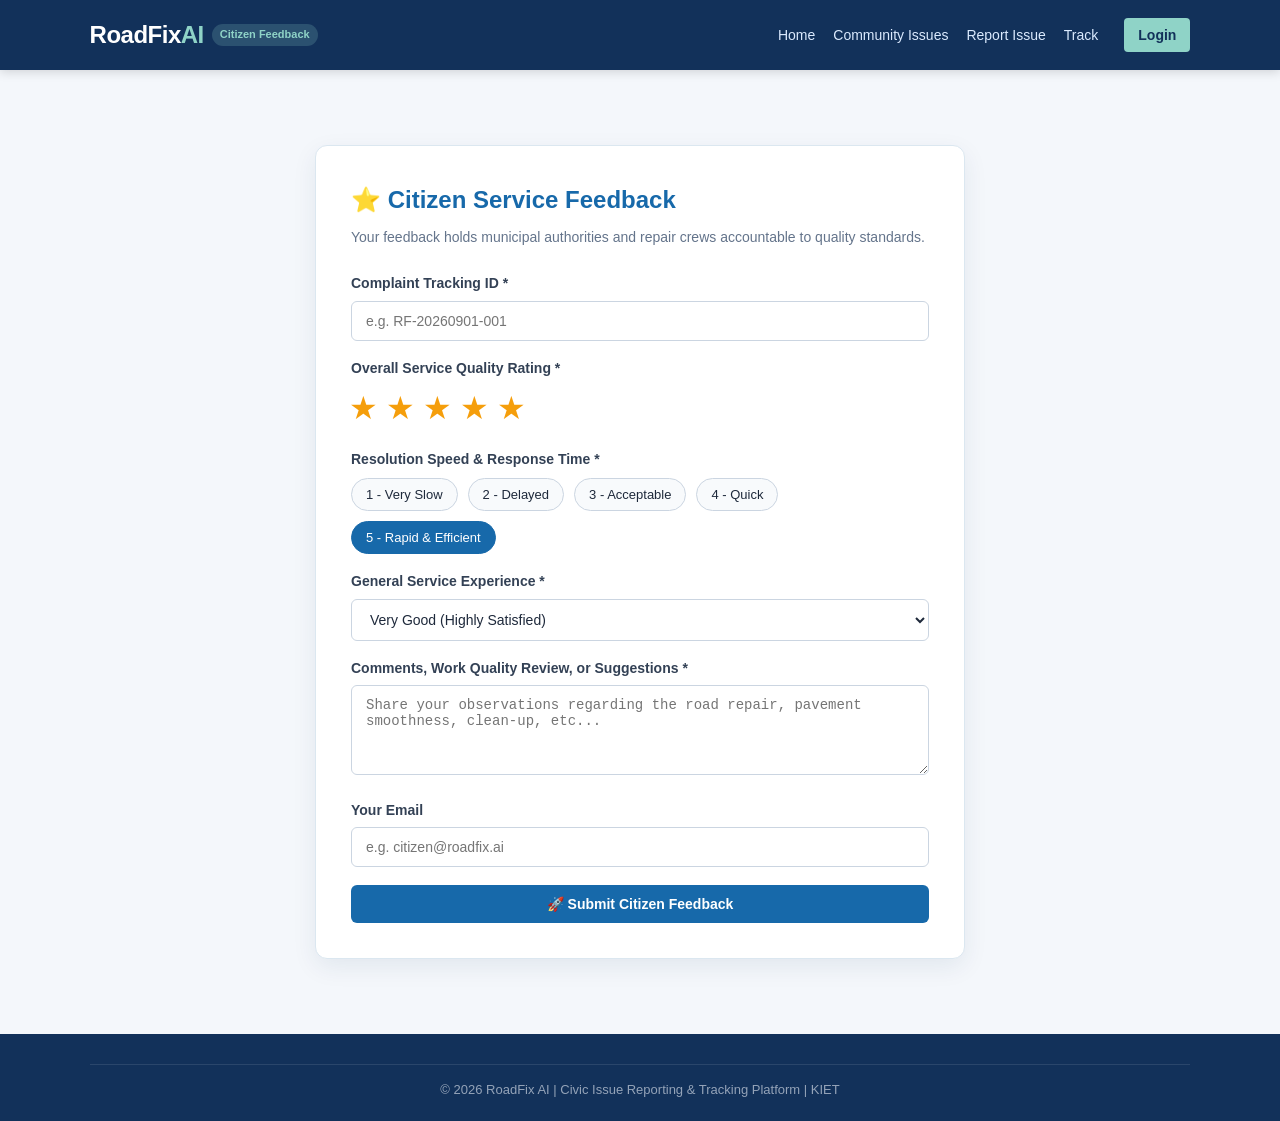
<file: Frontend/feedback.html>
<!DOCTYPE html>
<html lang="en">
<head>
    <meta charset="UTF-8">
    <meta name="viewport" content="width=device-width, initial-scale=1.0">
    <title>Citizen Feedback - RoadFix AI</title>
    <link rel="stylesheet" href="css/style.css">
    <style>
        .feedback-box {
            width: 650px;
            max-width: 92%;
            margin: 40px auto;
            background: #ffffff;
            padding: 35px;
            border-radius: 12px;
            border: 1px solid var(--border-color);
            box-shadow: var(--shadow-md);
        }

        .feedback-box h2 {
            color: var(--primary-light);
            margin-bottom: 6px;
            font-size: 24px;
        }

        .feedback-box .subtitle {
            color: var(--text-muted);
            margin-bottom: 24px;
            font-size: 14px;
        }

        .stars-container {
            display: flex;
            gap: 12px;
            margin: 8px 0 16px;
        }

        .star-item {
            font-size: 28px;
            color: #cbd5e1;
            cursor: pointer;
            transition: color 0.15s, transform 0.1s;
        }

        .star-item:hover, .star-item.active {
            color: #f59e0b;
            transform: scale(1.15);
        }

        .speed-ratings {
            display: flex;
            gap: 10px;
            flex-wrap: wrap;
            margin-top: 8px;
        }

        .speed-btn {
            background: #f8fafc;
            border: 1px solid #cbd5e1;
            padding: 8px 14px;
            border-radius: 20px;
            font-size: 13px;
            cursor: pointer;
            font-weight: 500;
            color: var(--text-main);
            transition: all 0.2s;
        }

        .speed-btn.selected {
            background: var(--primary-light);
            color: #ffffff;
            border-color: var(--primary-light);
        }

        .success-box {
            display: none;
            background: #f0fdf4;
            border: 1px solid #bbf7d0;
            padding: 24px;
            border-radius: 10px;
            text-align: center;
            margin-bottom: 20px;
        }
    </style>
</head>
<body>

    <header>
        <a href="index.html" class="logo-container">
            <div class="logo">RoadFix<span>AI</span></div>
            <span class="logo-tag">Citizen Feedback</span>
        </a>
        <nav id="mainNav"></nav>
    </header>

    <div class="container">
        <div class="feedback-box">
            <h2>⭐ Citizen Service Feedback</h2>
            <p class="subtitle">Your feedback holds municipal authorities and repair crews accountable to quality standards.</p>

            <div id="successBox" class="success-box">
                <h3 style="color:#15803d; margin-bottom:8px;">🎉 Thank You for Your Feedback!</h3>
                <p style="color:#334155; font-size:14px;">Your review and rating have been recorded in the municipal transparency log.</p>
                <div style="margin-top:16px;">
                    <a href="index.html" class="btn btn-primary" style="margin-right:10px;">Return Home</a>
                    <a href="complaints.html" class="btn btn-secondary">Explore Other Complaints</a>
                </div>
            </div>

            <form id="feedbackForm" onsubmit="handleFeedbackSubmit(event)">
                <label for="complaintId">Complaint Tracking ID *</label>
                <input type="text" id="complaintId" placeholder="e.g. RF-20260901-001" required>

                <label>Overall Service Quality Rating *</label>
                <div class="stars-container" id="starsGroup">
                    <span class="star-item active" data-val="1" onclick="setRating(1)">★</span>
                    <span class="star-item active" data-val="2" onclick="setRating(2)">★</span>
                    <span class="star-item active" data-val="3" onclick="setRating(3)">★</span>
                    <span class="star-item active" data-val="4" onclick="setRating(4)">★</span>
                    <span class="star-item active" data-val="5" onclick="setRating(5)">★</span>
                </div>
                <input type="hidden" id="ratingValue" value="5">

                <label>Resolution Speed & Response Time *</label>
                <div class="speed-ratings" id="speedGroup">
                    <button type="button" class="speed-btn" onclick="setSpeed(1, this)">1 - Very Slow</button>
                    <button type="button" class="speed-btn" onclick="setSpeed(2, this)">2 - Delayed</button>
                    <button type="button" class="speed-btn" onclick="setSpeed(3, this)">3 - Acceptable</button>
                    <button type="button" class="speed-btn" onclick="setSpeed(4, this)">4 - Quick</button>
                    <button type="button" class="speed-btn selected" onclick="setSpeed(5, this)">5 - Rapid & Efficient</button>
                </div>
                <input type="hidden" id="speedValue" value="5">

                <label for="experience">General Service Experience *</label>
                <select id="experience" required>
                    <option value="Very Good" selected>Very Good (Highly Satisfied)</option>
                    <option value="Good">Good (Issue Fixed Properly)</option>
                    <option value="Average">Average (Met Minimum Expectations)</option>
                    <option value="Poor">Poor (Incomplete or Low Quality Work)</option>
                </select>

                <label for="comment">Comments, Work Quality Review, or Suggestions *</label>
                <textarea id="comment" placeholder="Share your observations regarding the road repair, pavement smoothness, clean-up, etc..." required></textarea>

                <label for="citizenEmail">Your Email</label>
                <input type="email" id="citizenEmail" placeholder="e.g. citizen@roadfix.ai">

                <button type="submit" id="feedbackBtn" class="btn btn-primary btn-block">🚀 Submit Citizen Feedback</button>
            </form>
        </div>
    </div>

    <footer>
        <div class="copyright">
            © 2026 RoadFix AI | Civic Issue Reporting & Tracking Platform | KIET
        </div>
    </footer>

    <script src="js/api.js"></script>
    <script>
        document.addEventListener('DOMContentLoaded', () => {
            const params = new URLSearchParams(window.location.search);
            const id = params.get('id') || localStorage.getItem('lastComplaintId');
            if (id) {
                document.getElementById('complaintId').value = id;
            }

            const user = RoadFix.getUser();
            if (user && user.email) {
                document.getElementById('citizenEmail').value = user.email;
            }
        });

        function setRating(val) {
            document.getElementById('ratingValue').value = val;
            const stars = document.querySelectorAll('#starsGroup .star-item');
            stars.forEach((s, idx) => {
                if (idx < val) {
                    s.classList.add('active');
                } else {
                    s.classList.remove('active');
                }
            });
        }

        function setSpeed(val, btn) {
            document.getElementById('speedValue').value = val;
            document.querySelectorAll('#speedGroup .speed-btn').forEach(b => b.classList.remove('selected'));
            btn.classList.add('selected');
        }

        async function handleFeedbackSubmit(e) {
            e.preventDefault();
            const btn = document.getElementById('feedbackBtn');
            btn.disabled = true;

            const user = RoadFix.getUser();
            const email = document.getElementById('citizenEmail').value.trim();
            const speedVal = document.getElementById('speedValue').value;
            const speedText = speedVal === '5' ? 'Rapid & Efficient' : 
                             (speedVal === '4' ? 'Quick' : 
                             (speedVal === '3' ? 'Acceptable' : 'Delayed'));

            const feedbackData = {
                complaintId: document.getElementById('complaintId').value.trim(),
                citizenName: (user && user.fullName) ? user.fullName : (email.includes('@') ? email.split('@')[0] : 'Citizen'),
                citizenEmail: email,
                rating: parseInt(document.getElementById('ratingValue').value, 10),
                resolutionSpeed: speedText,
                experience: document.getElementById('experience').value,
                comments: document.getElementById('comment').value.trim(),
                date: new Date().toISOString().split('T')[0]
            };

            await RoadFix.submitFeedback(feedbackData);

            document.getElementById('feedbackForm').style.display = 'none';
            document.getElementById('successBox').style.display = 'block';
        }
    </script>
</body>
</html>
</file>
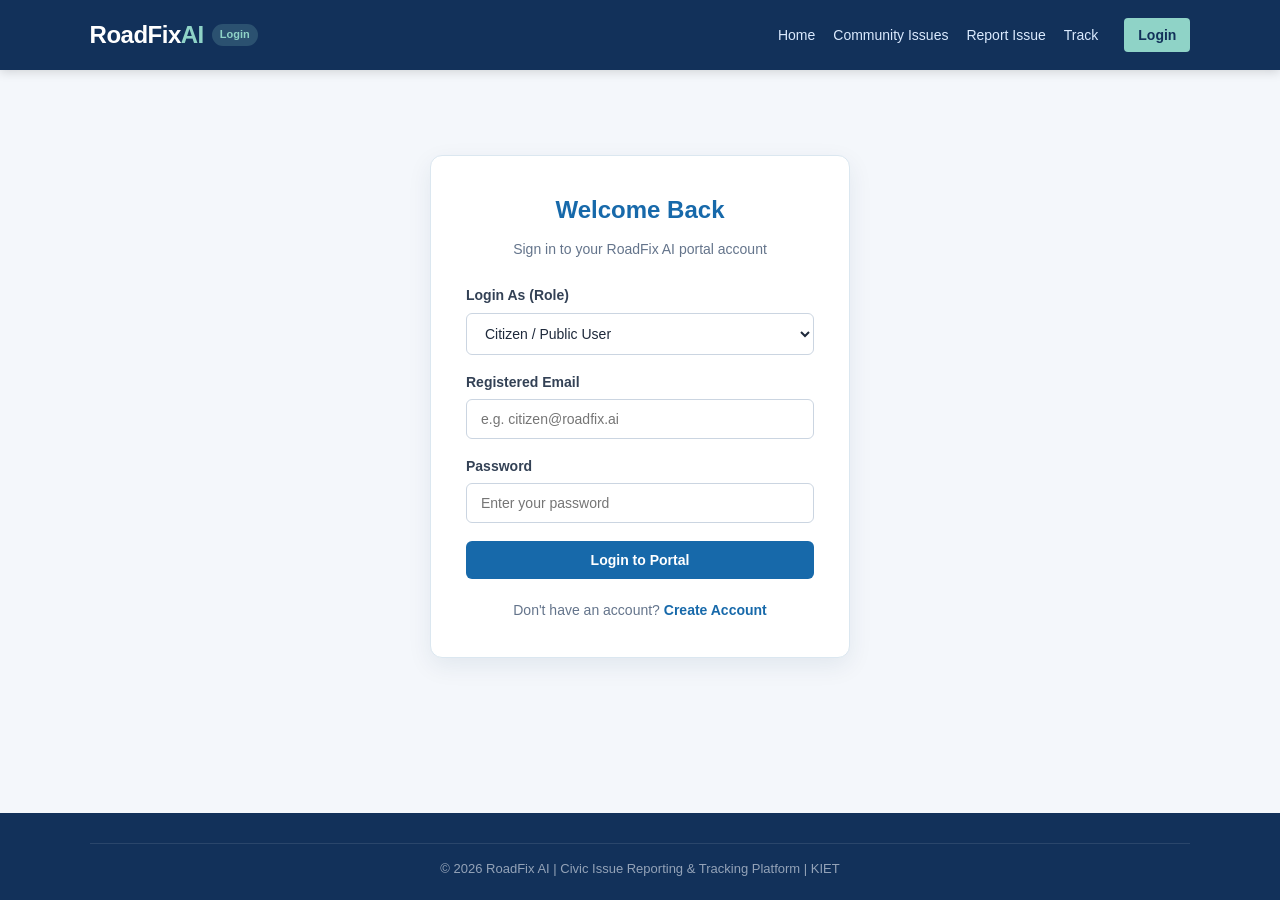
<file: Frontend/login.html>
<!DOCTYPE html>
<html lang="en">
<head>
    <meta charset="UTF-8">
    <meta name="viewport" content="width=device-width, initial-scale=1.0">
    <title>Login - RoadFix AI</title>
    <link rel="stylesheet" href="css/style.css">
    <style>
        .login-box {
            width: 420px;
            max-width: 92%;
            margin: 50px auto;
            background: #ffffff;
            padding: 35px;
            border-radius: 12px;
            border: 1px solid var(--border-color);
            box-shadow: var(--shadow-md);
        }

        .login-box h2 {
            text-align: center;
            color: var(--primary-light);
            margin-bottom: 8px;
            font-size: 24px;
        }

        .login-box .subtitle {
            text-align: center;
            color: var(--text-muted);
            font-size: 14px;
            margin-bottom: 24px;
        }

        .alert-box {
            padding: 12px 14px;
            border-radius: 6px;
            margin-bottom: 18px;
            font-size: 13px;
            display: none;
        }

        .alert-error {
            background: #fee2e2;
            color: #b91c1c;
            border: 1px solid #fca5a5;
        }

        .alert-success {
            background: #dcfce7;
            color: #15803d;
            border: 1px solid #86efac;
        }
    </style>
</head>
<body>

    <header>
        <a href="index.html" class="logo-container">
            <div class="logo">RoadFix<span>AI</span></div>
            <span class="logo-tag">Login</span>
        </a>
        <nav id="mainNav"></nav>
    </header>

    <div class="container">
        <div class="login-box">
            <h2>Welcome Back</h2>
            <p class="subtitle">Sign in to your RoadFix AI portal account</p>

            <div id="alertBox" class="alert-box"></div>

            <form onsubmit="handleLogin(event)">
                <label for="role">Login As (Role)</label>
                <select id="role" required>
                    <option value="CITIZEN">Citizen / Public User</option>
                    <option value="ADMIN">Municipal Administrator</option>
                    <option value="STAFF">Field Staff / Operations Officer</option>
                </select>

                <label for="email">Registered Email</label>
                <input type="email" id="email" placeholder="e.g. citizen@roadfix.ai" required>

                <label for="password">Password</label>
                <input type="password" id="password" placeholder="Enter your password" required>

                <button type="submit" id="loginBtn" class="btn btn-primary btn-block">Login to Portal</button>
            </form>

            <p style="text-align:center; margin-top:20px; font-size:14px; color:var(--text-muted);">
                Don't have an account? <a href="register.html" style="color:var(--primary-light); font-weight:600; text-decoration:none;">Create Account</a>
            </p>
        </div>
    </div>

    <footer>
        <div class="copyright">
            © 2026 RoadFix AI | Civic Issue Reporting & Tracking Platform | KIET
        </div>
    </footer>

    <script src="js/api.js"></script>
    <script>
        document.addEventListener('DOMContentLoaded', () => {
            const authMsg = sessionStorage.getItem('auth_msg');
            if (authMsg) {
                const alertBox = document.getElementById('alertBox');
                alertBox.className = 'alert-box alert-error';
                alertBox.innerText = authMsg;
                alertBox.style.display = 'block';
                sessionStorage.removeItem('auth_msg');
            }
        });

        async function handleLogin(e) {
            e.preventDefault();
            const btn = document.getElementById('loginBtn');
            const alertBox = document.getElementById('alertBox');
            const email = document.getElementById('email').value.trim();
            const password = document.getElementById('password').value.trim();
            const role = document.getElementById('role').value;

            btn.disabled = true;
            btn.innerText = 'Authenticating...';
            alertBox.style.display = 'none';

            const res = await RoadFix.login(email, password, role);

            if (!res.success) {
                alertBox.className = 'alert-box alert-error';
                alertBox.innerText = res.message || 'Invalid email or password.';
                alertBox.style.display = 'block';
                btn.disabled = false;
                btn.innerText = 'Login to Portal';
                return;
            }

            const userRole = (res.user && res.user.role) ? res.user.role : role;

            alertBox.className = 'alert-box alert-success';
            alertBox.innerText = `Login successful as ${userRole}! Redirecting...`;
            alertBox.style.display = 'block';

            setTimeout(() => {
                const redirect = sessionStorage.getItem('auth_redirect');
                sessionStorage.removeItem('auth_redirect');
                if (redirect && !redirect.includes('login.html')) {
                    if (redirect.includes('admin.html') && userRole !== 'ADMIN') {
                        window.location.href = (userRole === 'STAFF' || userRole === 'DEPARTMENT_OFFICER') ? 'staff.html' : 'citizen.html';
                        return;
                    }
                    if (redirect.includes('staff.html') && userRole !== 'STAFF' && userRole !== 'DEPARTMENT_OFFICER') {
                        window.location.href = (userRole === 'ADMIN') ? 'admin.html' : 'citizen.html';
                        return;
                    }
                    window.location.href = redirect;
                    return;
                }

                if (userRole === 'ADMIN') {
                    window.location.href = 'admin.html';
                } else if (userRole === 'STAFF' || userRole === 'DEPARTMENT_OFFICER') {
                    window.location.href = 'staff.html';
                } else {
                    window.location.href = 'citizen.html';
                }
            }, 600);
        }
    </script>
</body>
</html>
</file>
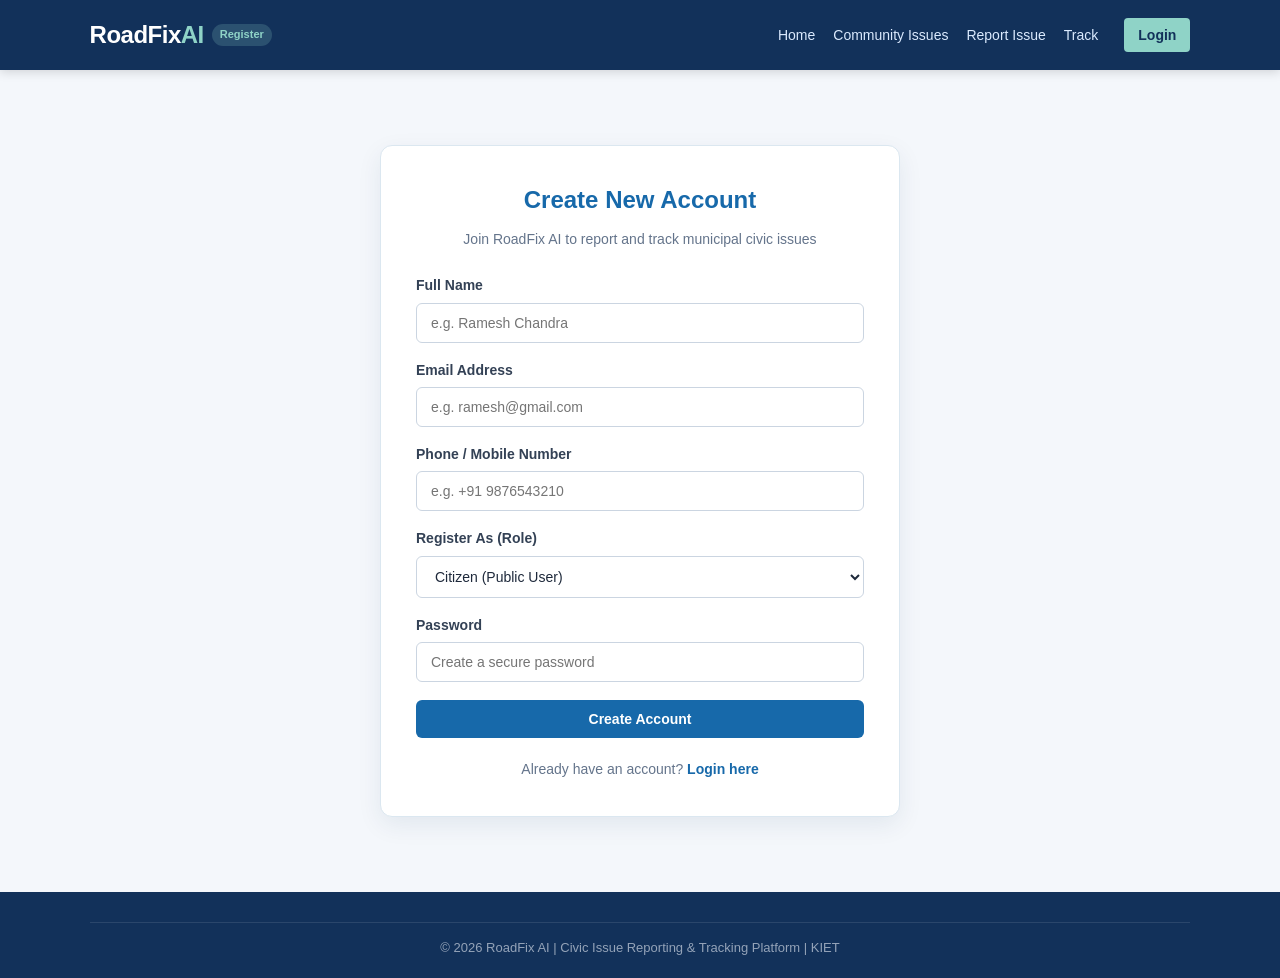
<file: Frontend/register.html>
<!DOCTYPE html>
<html lang="en">
<head>
    <meta charset="UTF-8">
    <meta name="viewport" content="width=device-width, initial-scale=1.0">
    <title>Register - RoadFix AI</title>
    <link rel="stylesheet" href="css/style.css">
    <style>
        .register-box {
            width: 520px;
            max-width: 92%;
            margin: 40px auto;
            background: #ffffff;
            padding: 35px;
            border-radius: 12px;
            border: 1px solid var(--border-color);
            box-shadow: var(--shadow-md);
        }

        .register-box h2 {
            text-align: center;
            color: var(--primary-light);
            margin-bottom: 8px;
            font-size: 24px;
        }

        .register-box .subtitle {
            text-align: center;
            color: var(--text-muted);
            font-size: 14px;
            margin-bottom: 24px;
        }

        .alert-box {
            padding: 12px 14px;
            border-radius: 6px;
            margin-bottom: 18px;
            font-size: 13px;
            display: none;
        }

        .alert-error {
            background: #fee2e2;
            color: #b91c1c;
            border: 1px solid #fca5a5;
        }

        .alert-success {
            background: #dcfce7;
            color: #15803d;
            border: 1px solid #86efac;
        }
    </style>
</head>
<body>

    <header>
        <a href="index.html" class="logo-container">
            <div class="logo">RoadFix<span>AI</span></div>
            <span class="logo-tag">Register</span>
        </a>
        <nav id="mainNav"></nav>
    </header>

    <div class="container">
        <div class="register-box">
            <h2>Create New Account</h2>
            <p class="subtitle">Join RoadFix AI to report and track municipal civic issues</p>

            <div id="alertBox" class="alert-box"></div>

            <form onsubmit="handleRegister(event)">
                <label for="fullName">Full Name</label>
                <input type="text" id="fullName" placeholder="e.g. Ramesh Chandra" required>

                <label for="email">Email Address</label>
                <input type="email" id="email" placeholder="e.g. ramesh@gmail.com" required>

                <label for="phone">Phone / Mobile Number</label>
                <input type="tel" id="phone" placeholder="e.g. +91 9876543210" required>

                <label for="role">Register As (Role)</label>
                <select id="role" onchange="toggleDeptField()" required>
                    <option value="CITIZEN">Citizen (Public User)</option>
                    <option value="STAFF">Field Staff / Operations Officer</option>
                    <option value="ADMIN">Municipal Administrator</option>
                </select>

                <div id="deptGroup" style="display: none;">
                    <label for="departmentName">Municipal Department</label>
                    <select id="departmentName">
                        <option value="Roads & Infrastructure">Roads & Infrastructure</option>
                        <option value="Sanitation & Waste">Sanitation & Waste</option>
                        <option value="Electrical & Lighting">Electrical & Lighting</option>
                        <option value="Water Supply & Drainage">Water Supply & Drainage</option>
                    </select>
                </div>

                <label for="password">Password</label>
                <input type="password" id="password" placeholder="Create a secure password" minlength="4" required>

                <button type="submit" id="regBtn" class="btn btn-primary btn-block">Create Account</button>
            </form>

            <p style="text-align:center; margin-top:20px; font-size:14px; color:var(--text-muted);">
                Already have an account? <a href="login.html" style="color:var(--primary-light); font-weight:600; text-decoration:none;">Login here</a>
            </p>
        </div>
    </div>

    <footer>
        <div class="copyright">
            © 2026 RoadFix AI | Civic Issue Reporting & Tracking Platform | KIET
        </div>
    </footer>

    <script src="js/api.js"></script>
    <script>
        function toggleDeptField() {
            const role = document.getElementById('role').value;
            const deptGroup = document.getElementById('deptGroup');
            deptGroup.style.display = (role === 'STAFF' || role === 'DEPARTMENT_OFFICER') ? 'block' : 'none';
        }

        async function handleRegister(e) {
            e.preventDefault();
            const btn = document.getElementById('regBtn');
            const alertBox = document.getElementById('alertBox');
            const fullName = document.getElementById('fullName').value.trim();
            const email = document.getElementById('email').value.trim();
            const phone = document.getElementById('phone').value.trim();
            const role = document.getElementById('role').value;
            const departmentName = (role === 'STAFF' || role === 'DEPARTMENT_OFFICER') ? document.getElementById('departmentName').value : null;
            const password = document.getElementById('password').value.trim();

            btn.disabled = true;
            btn.innerText = 'Creating account in database...';
            alertBox.style.display = 'none';

            try {
                const response = await RoadFix.register({
                    fullName, email, phone, role, departmentName, password
                });

                if (response.success) {
                    alertBox.className = 'alert-box alert-success';
                    alertBox.innerText = '✅ Account registered successfully in database! Redirecting to login...';
                    alertBox.style.display = 'block';

                    setTimeout(() => {
                        window.location.href = 'login.html';
                    }, 1200);
                } else {
                    alertBox.className = 'alert-box alert-error';
                    alertBox.innerText = response.message || 'Registration failed.';
                    alertBox.style.display = 'block';
                    btn.disabled = false;
                    btn.innerText = 'Create Account';
                }
            } catch (err) {
                alertBox.className = 'alert-box alert-error';
                alertBox.innerText = 'Error: ' + err.message;
                alertBox.style.display = 'block';
                btn.disabled = false;
                btn.innerText = 'Create Account';
            }
        }
    </script>
</body>
</html>
</file>
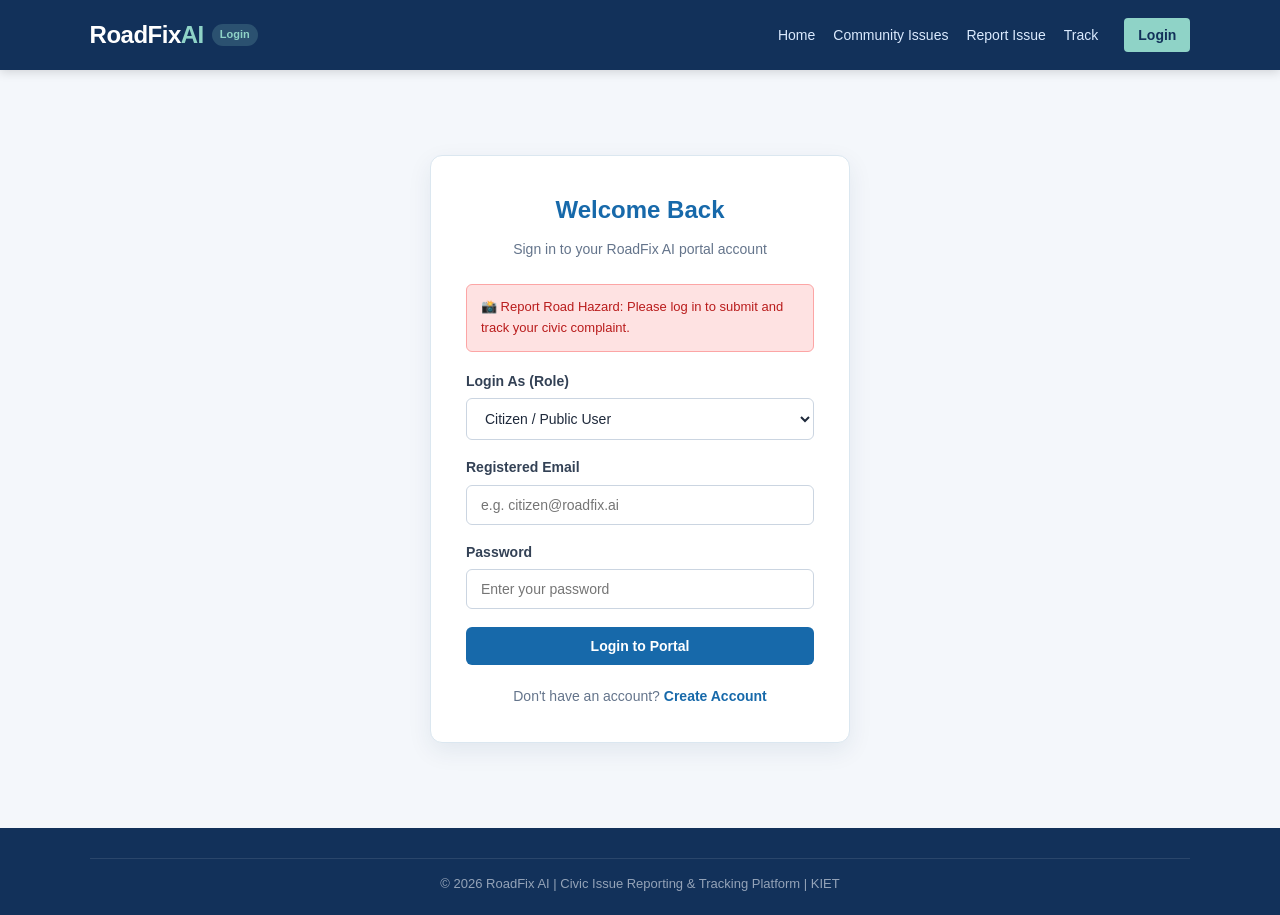
<file: Frontend/report.html>
<!DOCTYPE html>
<html lang="en">
<head>
    <meta charset="UTF-8">
    <meta name="viewport" content="width=device-width, initial-scale=1.0">
    <title>Report Issue - RoadFix AI</title>
    <link rel="stylesheet" href="css/style.css">
    <style>
        .report-box {
            width: 700px;
            max-width: 94%;
            margin: 35px auto;
            background: #ffffff;
            padding: 35px;
            border-radius: 12px;
            border: 1px solid var(--border-color);
            box-shadow: var(--shadow-md);
        }

        .report-box h2 {
            color: var(--primary-light);
            margin-bottom: 6px;
            font-size: 26px;
        }

        .report-box .subtitle {
            color: var(--text-muted);
            margin-bottom: 24px;
            font-size: 15px;
        }

        .preview-box {
            margin-top: 10px;
            display: none;
            text-align: center;
            background: #f8fafc;
            border: 1px dashed var(--border-color);
            border-radius: 8px;
            padding: 10px;
        }

        .preview-box img {
            max-width: 100%;
            max-height: 220px;
            border-radius: 6px;
            object-fit: cover;
        }

        .location-group {
            display: flex;
            gap: 10px;
            align-items: center;
        }

        .location-group input {
            flex: 1;
        }

        .coords-badge {
            font-size: 12px;
            color: var(--accent-teal);
            margin-top: 6px;
            display: none;
            font-weight: 600;
        }

        /* Success Dialog */
        .success-card {
            display: none;
            background: #f0fdf4;
            border: 1px solid #bbf7d0;
            border-radius: 10px;
            padding: 24px;
            text-align: center;
            margin-bottom: 25px;
        }

        .success-card h3 {
            color: #15803d;
            margin-bottom: 8px;
        }

        .tracking-pill {
            display: inline-block;
            background: #ffffff;
            border: 2px dashed #16a34a;
            color: #15803d;
            font-size: 22px;
            font-weight: 800;
            padding: 8px 18px;
            border-radius: 8px;
            margin: 12px 0;
            letter-spacing: 1px;
        }

        .ai-detected-pill {
            background: #e0f2fe;
            color: #0369a1;
            padding: 6px 12px;
            border-radius: 20px;
            font-size: 13px;
            font-weight: 600;
            display: inline-block;
            margin-top: 6px;
        }
    </style>
</head>
<body>

    <header>
        <a href="index.html" class="logo-container">
            <div class="logo">RoadFix<span>AI</span></div>
            <span class="logo-tag">Report Issue</span>
        </a>
        <nav id="mainNav"></nav>
    </header>

    <div class="container">
        <div class="report-box">
            <h2>🚨 Report a Civic Road Issue</h2>
            <p class="subtitle">Upload a photo and details. RoadFix AI automatically verifies hazards and dispatches municipal crews.</p>

            <!-- Success Box after submission -->
            <div id="successCard" class="success-card">
                <h3>🎉 Complaint Submitted Successfully!</h3>
                <p>Your civic complaint has been registered in the municipal database.</p>
                <div class="tracking-pill" id="newTrackingId">RF-20261118-0000</div>
                <div id="aiSummary" style="margin-bottom: 15px;"></div>
                <div style="display:flex; justify-content:center; gap:10px; flex-wrap:wrap;">
                    <a id="trackLink" href="track.html" class="btn btn-primary">🔍 Track This Complaint</a>
                    <a href="citizen.html" class="btn btn-accent" style="color:#12315a; font-weight:700;">👤 Citizen Dashboard</a>
                    <button type="button" onclick="resetForm()" class="btn btn-secondary">Report Another</button>
                </div>
            </div>

            <!-- Complaint Submission Form -->
            <form id="complaintForm" onsubmit="handleComplaintSubmit(event)">
                <label for="issueType">Issue Category / Type *</label>
                <select id="issueType" required>
                    <option value="">Select Issue Type</option>
                    <option value="Pothole">Pothole (Crater, Road Cavity)</option>
                    <option value="Drainage">Drainage Problem (Overflowing, Choked)</option>
                    <option value="Street Light">Street Light (Blackout, Damaged Pole)</option>
                    <option value="Garbage">Garbage & Waste Dumping</option>
                    <option value="Water Leakage">Water Pipeline Leakage / Flooding</option>
                    <option value="Road Damage">Road Crack / Surface Wear</option>
                    <option value="Other">Other Civic Hazard</option>
                </select>

                <label for="title">Title / Short Summary</label>
                <input type="text" id="title" placeholder="e.g. Deep Pothole outside Metro Pillar 42">

                <label for="photo">Upload Issue Photo (JPG / PNG)</label>
                <input type="file" id="photo" accept="image/*" onchange="previewImage(event)">
                <div id="previewBox" class="preview-box">
                    <img id="previewImg" src="" alt="Photo preview">
                </div>

                <label for="location">Location / Landmark Address *</label>
                <div class="location-group">
                    <input type="text" id="location" placeholder="e.g. Near KIET Main Gate, Muradnagar" required>
                    <button type="button" class="btn btn-accent" onclick="fetchCurrentLocation()">📍 Current GPS</button>
                </div>
                <div id="coordsBadge" class="coords-badge"></div>
                <input type="hidden" id="latitude">
                <input type="hidden" id="longitude">

                <label for="severity">Severity Level *</label>
                <select id="severity" required>
                    <option value="Low">Low (Minor wear, safe transit)</option>
                    <option value="Medium" selected>Medium (Moderate hazard, traffic slowdown)</option>
                    <option value="High">High (Severe danger, vehicle damage risk)</option>
                    <option value="Critical">Critical (Immediate accident hazard, two-wheeler risk)</option>
                </select>

                <label for="description">Detailed Description *</label>
                <textarea id="description" placeholder="Describe the problem, depth, estimated size, how long it has been there..." required></textarea>

                <label for="citizenEmail">Your Email Address (for tracking updates)</label>
                <input type="email" id="citizenEmail" placeholder="e.g. citizen@roadfix.ai">

                <button type="submit" id="submitBtn" class="btn btn-primary btn-block">🚀 Submit Complaint to Municipal Authority</button>
            </form>
        </div>
    </div>

    <footer>
        <div class="copyright">
            © 2026 RoadFix AI | Civic Issue Reporting & Tracking Platform | KIET
        </div>
    </footer>

    <script src="js/api.js"></script>
    <script>
        // Require login before reporting issues
        document.addEventListener('DOMContentLoaded', () => {
            const user = RoadFix.getUser();
            if (!user) {
                RoadFix.requireAuth(null, '📸 Report Road Hazard: Please log in to submit and track your civic complaint.');
                return;
            }
            if (user && user.email) {
                document.getElementById('citizenEmail').value = user.email;
            }
        });

        let selectedPhotoData = "";

        async function previewImage(event) {
            const file = event.target.files[0];
            const previewBox = document.getElementById('previewBox');
            const previewImg = document.getElementById('previewImg');
            if (file) {
                try {
                    const compressed = await RoadFix.compressImage(file, 1024, 768, 0.75);
                    selectedPhotoData = compressed;
                    previewImg.src = compressed;
                    previewBox.style.display = 'block';
                } catch (err) {
                    alert("⚠️ Photo could not be processed: " + err.message);
                }
            } else {
                selectedPhotoData = "";
                previewBox.style.display = 'none';
            }
        }

        function fetchCurrentLocation() {
            const badge = document.getElementById('coordsBadge');
            if (navigator.geolocation) {
                badge.style.display = 'block';
                badge.innerText = '📡 Detecting GPS location...';
                navigator.geolocation.getCurrentPosition(
                    (pos) => {
                        const lat = pos.coords.latitude;
                        const lon = pos.coords.longitude;
                        document.getElementById('latitude').value = lat;
                        document.getElementById('longitude').value = lon;
                        badge.innerText = `✅ GPS Coordinates Locked: ${lat.toFixed(4)}, ${lon.toFixed(4)}`;
                        if (!document.getElementById('location').value) {
                            document.getElementById('location').value = `Coordinates: ${lat.toFixed(4)}, ${lon.toFixed(4)}`;
                        }
                    },
                    (err) => {
                        badge.innerText = '⚠️ Location permission denied. Please enter address manually.';
                    }
                );
            } else {
                badge.style.display = 'block';
                badge.innerText = '⚠️ Browser does not support Geolocation.';
            }
        }

        async function handleComplaintSubmit(e) {
            e.preventDefault();
            const btn = document.getElementById('submitBtn');
            btn.disabled = true;
            btn.innerText = 'Submitting Complaint...';

            const cat = document.getElementById('issueType').value;
            const defaultPhoto = (RoadFix.CATEGORY_DEFAULT_PHOTOS && RoadFix.CATEGORY_DEFAULT_PHOTOS[cat]) 
                ? RoadFix.CATEGORY_DEFAULT_PHOTOS[cat] 
                : "https://images.unsplash.com/photo-1515162816999-a0c47dc192f7?auto=format&fit=crop&w=1200&q=80";

            const newComplaint = {
                category: cat,
                title: document.getElementById('title').value || cat,
                location: document.getElementById('location').value,
                severity: document.getElementById('severity').value,
                description: document.getElementById('description').value,
                citizenEmail: document.getElementById('citizenEmail').value,
                photoUrl: selectedPhotoData || defaultPhoto
            };

            const saved = await RoadFix.addComplaint(newComplaint);

            // Show success view
            document.getElementById('complaintForm').style.display = 'none';
            document.getElementById('newTrackingId').innerText = saved.id;
            document.getElementById('trackLink').href = `track.html?id=${encodeURIComponent(saved.id)}`;

            document.getElementById('aiSummary').innerHTML = `
                <div class="ai-detected-pill" style="font-size:14px; padding:8px 14px; background:#e0f2fe; color:#0369a1; border-radius:20px; font-weight:bold;">
                    🤖 AI Detection: ${saved.aiDetected} (${saved.aiConfidence} Confidence)
                </div>
                <div style="font-size:13px; color:#334155; margin-top:10px; background:#f8fafc; padding:10px; border-radius:6px; border-left:3px solid #0284c7; text-align:left;">
                    <b>Safety Analysis:</b> ${saved.aiHazard}
                </div>
            `;
            document.getElementById('successCard').style.display = 'block';
        }

        function resetForm() {
            document.getElementById('complaintForm').reset();
            document.getElementById('complaintForm').style.display = 'block';
            document.getElementById('successCard').style.display = 'none';
            document.getElementById('previewBox').style.display = 'none';
            document.getElementById('coordsBadge').style.display = 'none';
            document.getElementById('submitBtn').disabled = false;
            document.getElementById('submitBtn').innerText = '🚀 Submit Complaint to Municipal Authority';
        }
    </script>
</body>
</html>
</file>
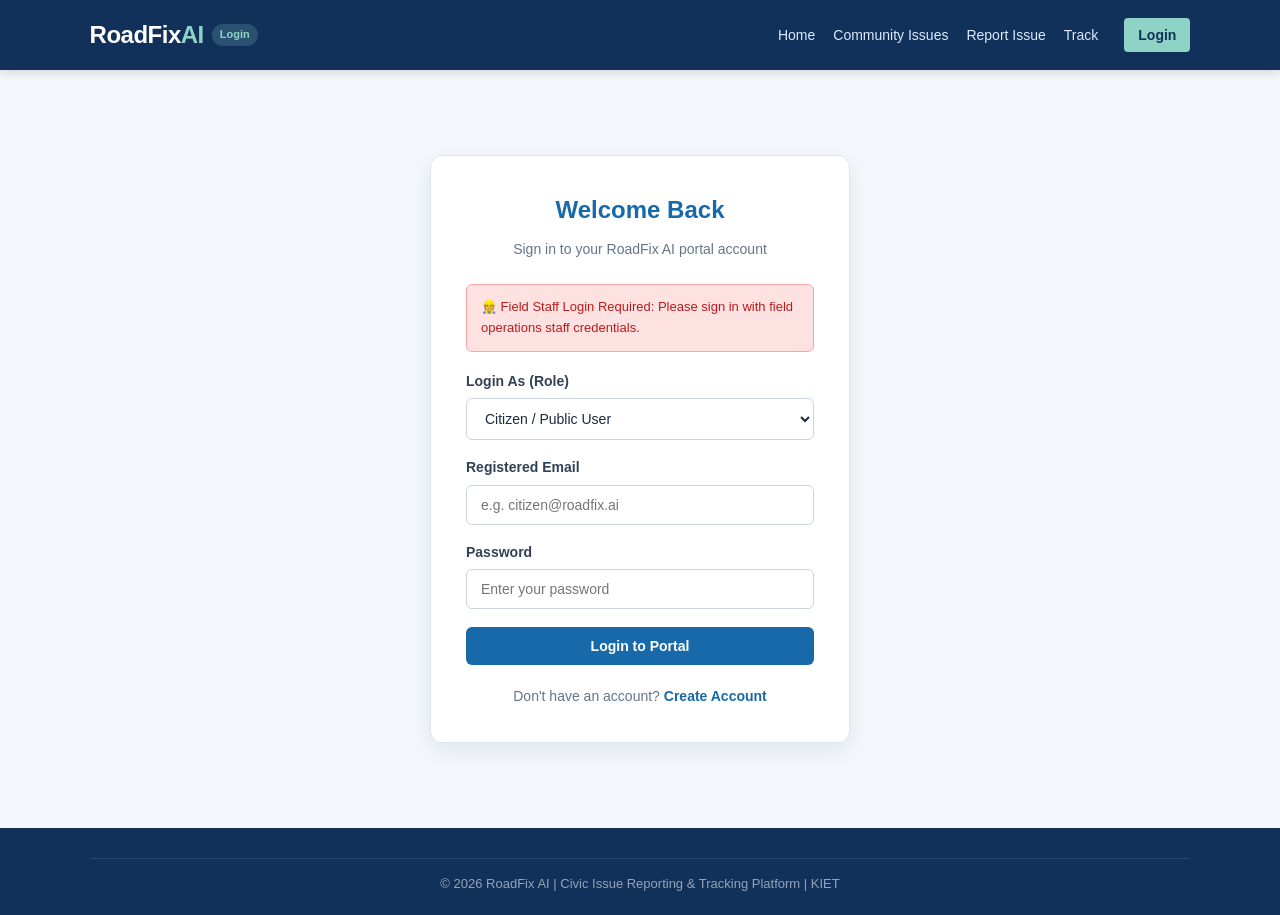
<file: Frontend/staff.html>
<!DOCTYPE html>
<html lang="en">
<head>
    <meta charset="UTF-8">
    <meta name="viewport" content="width=device-width, initial-scale=1.0">
    <title>Staff Operations Panel - RoadFix AI</title>
    <link rel="stylesheet" href="css/style.css">
    <style>
        .staff-header {
            background: linear-gradient(135deg, #12315a 0%, #1769aa 100%);
            color: #ffffff;
            padding: 24px 30px;
            border-radius: 12px;
            margin-bottom: 25px;
            display: flex;
            justify-content: space-between;
            align-items: center;
            flex-wrap: wrap;
            gap: 15px;
        }

        .staff-info h2 {
            font-size: 22px;
            margin-bottom: 4px;
        }

        .staff-info p {
            color: #dbeafe;
            font-size: 14px;
        }

        .dept-switcher {
            display: flex;
            align-items: center;
            gap: 10px;
            background: rgba(255, 255, 255, 0.15);
            padding: 8px 14px;
            border-radius: 8px;
        }

        .dept-switcher select {
            background: #ffffff;
            color: var(--primary);
            font-weight: 600;
            padding: 6px 10px;
        }

        .task-card {
            background: #ffffff;
            border-radius: 12px;
            border: 1px solid var(--border-color);
            box-shadow: var(--shadow-sm);
            padding: 24px;
            margin-bottom: 22px;
            display: grid;
            grid-template-columns: 2fr 1fr;
            gap: 25px;
        }

        .task-main h3 {
            color: var(--primary);
            font-size: 19px;
            margin-bottom: 8px;
        }

        .task-meta {
            font-size: 13px;
            color: var(--text-muted);
            margin-bottom: 12px;
        }

        .task-meta span {
            margin-right: 14px;
        }

        .resolve-box {
            background: #f8fafc;
            border: 1px solid var(--border-color);
            border-radius: 8px;
            padding: 16px;
            margin-top: 18px;
        }

        .resolve-box h4 {
            color: var(--primary);
            font-size: 15px;
            margin-bottom: 10px;
        }

        .task-photo {
            text-align: center;
        }

        .task-photo img {
            width: 100%;
            height: 200px;
            object-fit: cover;
            border-radius: 8px;
            border: 1px solid var(--border-color);
        }

        @media (max-width: 800px) {
            .task-card {
                grid-template-columns: 1fr;
            }
        }
    </style>
</head>
<body>

    <header>
        <a href="index.html" class="logo-container">
            <div class="logo">RoadFix<span>AI</span></div>
            <span class="logo-tag">Staff Operations</span>
        </a>
        <nav id="mainNav"></nav>
    </header>

    <div class="container">
        
        <!-- Staff Banner & Department Switcher -->
        <div class="staff-header">
            <div class="staff-info">
                <h2 id="staffName">Inspector Rajesh Kumar</h2>
                <p id="staffRoleDept">Municipal Department: <b id="currentDeptLabel">Roads & Infrastructure</b></p>
            </div>
            <div class="dept-switcher">
                <label style="color:white; margin:0; font-size:13px;">View Department Tasks:</label>
                <select id="departmentSelect" onchange="loadDepartmentTasks()">
                    <option value="Roads & Infrastructure" selected>Roads & Infrastructure</option>
                    <option value="Sanitation & Waste">Sanitation & Waste</option>
                    <option value="Electrical & Lighting">Electrical & Lighting</option>
                    <option value="Water Supply & Drainage">Water Supply & Drainage</option>
                    <option value="">All Departments</option>
                </select>
            </div>
        </div>

        <div style="display:flex; justify-content:space-between; align-items:center; margin-bottom:18px;">
            <h2 style="font-size:20px; color:var(--primary);">Assigned Field Work Orders</h2>
            <button onclick="loadDepartmentTasks()" class="btn btn-secondary btn-sm">🔄 Refresh Tasks</button>
        </div>

        <!-- Task List Container -->
        <div id="taskList">
            <div class="card-box" style="text-align:center; padding:40px;">
                📡 Loading assigned work orders from municipal database...
            </div>
        </div>

    </div>

    <footer>
        <div class="copyright">
            © 2026 RoadFix AI | Civic Issue Reporting & Tracking Platform | KIET
        </div>
    </footer>

    <script src="js/api.js"></script>
    <script>
        document.addEventListener('DOMContentLoaded', () => {
            if (!RoadFix.requireAuth('STAFF', '👷 Field Staff Login Required: Please sign in with field operations staff credentials.')) return;
            loadDepartmentTasks();
        });

        async function loadDepartmentTasks() {
            const dept = document.getElementById('departmentSelect').value;
            document.getElementById('currentDeptLabel').innerText = dept || 'All Departments';
            const container = document.getElementById('taskList');
            container.innerHTML = '<div class="card-box" style="text-align:center; padding:30px;">Loading tasks...</div>';

            try {
                const [allIssues, allFeedbacks] = await Promise.all([RoadFix.getComplaints(), RoadFix.getFeedbacks()]);
                const issues = dept ? allIssues.filter(i => (i.department && i.department.includes(dept))) : allIssues;

                if (!issues || issues.length === 0) {
                    container.innerHTML = `
                        <div class="card-box" style="text-align:center; padding:40px; color:var(--text-muted);">
                            ✅ No pending work orders for this department. All clear!
                        </div>
                    `;
                    return;
                }

                container.innerHTML = issues.map(issue => {
                    const fb = allFeedbacks.find(f => f.complaintId && f.complaintId.toUpperCase() === issue.id.toUpperCase());
                    return `
                    <div class="task-card" id="task-${issue.id}">
                        <div class="task-main">
                            <div style="display:flex; justify-content:space-between; align-items:center; margin-bottom:8px;">
                                <span class="badge badge-${issue.status}">${(issue.status || 'SUBMITTED').replace('_', ' ')}</span>
                                <span class="sev-${issue.severity || 'Medium'}">${issue.severity || 'Medium'} Priority</span>
                            </div>
                            <h3>${issue.title}</h3>
                            <div class="task-meta">
                                <span><b>ID:</b> ${issue.id}</span>
                                <span><b>Category:</b> ${issue.category}</span>
                                <span><b>Reported:</b> ${issue.date || 'Recent'}</span>
                            </div>
                            <p style="color:#475569; font-size:14px; margin-bottom:12px;"><b>Location:</b> ${issue.location}</p>
                            <p style="color:#64748b; font-size:14px; line-height:1.5;">${issue.description}</p>

                            <!-- Actions -->
                            ${issue.status !== 'RESOLVED' ? `
                                <div style="margin-top:16px;">
                                    ${issue.status !== 'IN_PROGRESS' ? `
                                        <button onclick="startWork('${issue.id}')" class="btn btn-primary btn-sm" style="margin-right:8px;">
                                            ▶️ Start Repair Work (Set In-Progress)
                                        </button>
                                    ` : `
                                        <span style="color:#ea580c; font-weight:bold; font-size:13px; margin-right:12px;">
                                            ⚙️ Repair Work is currently In Progress
                                        </span>
                                    `}
                                </div>

                                <!-- Resolve Form -->
                                <div class="resolve-box">
                                    <h4>🛠️ Submit Repair Completion Proof</h4>
                                    <form onsubmit="handleResolveSubmit(event, '${issue.id}')">
                                        <label>Completion Notes & Work Summary *</label>
                                        <textarea id="notes-${issue.id}" placeholder="e.g. Excavated hole, compacted base with gravel, rolled hot-mix asphalt flush with road." required></textarea>

                                        <label>Materials Used & Equipment</label>
                                        <input type="text" id="materials-${issue.id}" placeholder="e.g. 1.2 tonnes bitumen, compaction roller" value="1.2 tonnes bitumen, compaction roller">

                                        <label>Upload Work Completion Photo (Proof)</label>
                                        <input type="file" id="repairPhoto-${issue.id}" accept="image/*" style="padding:6px; font-size:13px; background:#fff;">

                                        <button type="submit" class="btn btn-accent btn-block" style="margin-top:14px;">
                                            ✅ Mark as Resolved & Submit Proof
                                        </button>
                                    </form>
                                </div>
                            ` : `
                                <div style="margin-top:16px; background:#dcfce7; color:#15803d; padding:12px; border-radius:6px; font-weight:600; font-size:14px;">
                                    ✅ Issue Marked as Resolved. Repair proof verified.
                                    <p style="font-size:13px; font-weight:normal; margin-top:4px;">${issue.repairNotes || 'Completed.'}</p>
                                    ${issue.repairPhotoUrl ? `<img src="${issue.repairPhotoUrl}" onerror="this.src='https://images.unsplash.com/photo-1508873696983-2df570464753?auto=format&fit=crop&w=800&q=80'" style="max-width:100%; max-height:160px; border-radius:6px; margin-top:8px; border:1px solid #86efac; object-fit:cover;">` : ''}
                                </div>

                                ${fb ? `
                                    <div style="margin-top:12px; background:#fefce8; border:1px solid #fef08a; padding:12px; border-radius:6px; font-size:13px; color:#713f12;">
                                        <div style="display:flex; justify-content:space-between; align-items:center;">
                                            <b>⭐ Citizen Review & Satisfaction Feedback:</b>
                                            <span style="color:#eab308; font-size:15px; font-weight:bold;">${'★'.repeat(fb.rating || 5)}</span>
                                        </div>
                                        <p style="margin:6px 0; font-style:italic;">"${fb.comments || fb.comment || 'Good repair work.'}"</p>
                                        <div style="font-size:11px; color:#a16207;">By: <b>${fb.citizenName || 'Citizen'}</b> | Rating: <b>${fb.resolutionSpeed || 'Rapid'}</b></div>
                                    </div>
                                ` : ''}
                            `}
                        </div>

                        <div class="task-photo">
                            <p style="font-weight:600; font-size:13px; color:var(--text-muted); margin-bottom:6px;">Citizen Reported Photo</p>
                            <img src="${issue.photoUrl || 'https://images.unsplash.com/photo-1515162816999-a0c47dc192f7?auto=format&fit=crop&w=800&q=80'}" onerror="this.src='https://images.unsplash.com/photo-1515162816999-a0c47dc192f7?auto=format&fit=crop&w=800&q=80'" alt="Issue photo" style="width:100%; height:180px; object-fit:cover; border-radius:6px; border:1px solid #cbd5e1;">
                            
                            <div style="background:#f8fafc; border:1px solid #e2e8f0; border-radius:6px; padding:10px; margin-top:10px; font-size:12px; text-align:left;">
                                <div style="font-weight:700; color:#1e293b;">🤖 AI Vision Assessment:</div>
                                <div><b>Detected:</b> ${issue.aiDetected || issue.category} (<span style="color:#059669; font-weight:700;">${issue.aiConfidence || '95%'}</span>)</div>
                                <div style="color:#64748b; margin-top:4px;">${issue.aiHazard || 'Hazard flagged.'}</div>
                            </div>

                            <div style="margin-top:10px;">
                                <a href="track.html?id=${encodeURIComponent(issue.id)}" target="_blank" class="btn btn-secondary btn-sm" style="width:100%;">
                                    🔍 View Live Tracking View
                                </a>
                            </div>
                        </div>
                    </div>
                `;}).join('');

            } catch (err) {
                container.innerHTML = `<div class="card-box" style="color:red; text-align:center;">Error loading tasks: ${err.message}</div>`;
            }
        }

        async function startWork(issueId) {
            await RoadFix.updateComplaint(issueId, { status: 'IN_PROGRESS' });
            loadDepartmentTasks();
        }

        async function handleResolveSubmit(e, issueId) {
            e.preventDefault();
            const notes = document.getElementById(`notes-${issueId}`).value.trim();
            const materials = document.getElementById(`materials-${issueId}`).value.trim();
            const fileInput = document.getElementById(`repairPhoto-${issueId}`);

            let repairPhotoUrl = "https://images.unsplash.com/photo-1508873696983-2df570464753?auto=format&fit=crop&w=800&q=80";
            if (fileInput && fileInput.files && fileInput.files[0]) {
                try {
                    repairPhotoUrl = await RoadFix.compressImage(fileInput.files[0], 1024, 768, 0.75);
                } catch (err) {
                    console.warn("Could not compress repair photo", err);
                }
            }

            await RoadFix.updateComplaint(issueId, {
                status: 'RESOLVED',
                repairNotes: `${notes} (Materials: ${materials})`,
                repairPhotoUrl: repairPhotoUrl
            });

            alert('Complaint resolved successfully! Work proof saved.');
            loadDepartmentTasks();
        }
    </script>
</body>
</html>
</file>
<file: Frontend/css/style.css>
/* RoadFix AI - Global Design System & Styling */

:root {
    --primary: #12315a;
    --primary-light: #1769aa;
    --accent: #8fd3c7;
    --accent-teal: #4aa58c;
    --bg-main: #f4f7fb;
    --bg-card: #ffffff;
    --text-main: #1e293b;
    --text-muted: #64748b;
    --border-color: #dbe7f0;
    --shadow-sm: 0 2px 8px rgba(18, 49, 90, 0.05);
    --shadow-md: 0 8px 24px rgba(18, 49, 90, 0.08);
    --shadow-lg: 0 12px 32px rgba(18, 49, 90, 0.12);
}

* {
    margin: 0;
    padding: 0;
    box-sizing: border-box;
}

body {
    font-family: -apple-system, BlinkMacSystemFont, "Segoe UI", Roboto, Oxygen, Ubuntu, Cantarell, "Helvetica Neue", Arial, sans-serif;
    background-color: var(--bg-main);
    color: var(--text-main);
    line-height: 1.6;
    min-height: 100vh;
    display: flex;
    flex-direction: column;
}

/* Header & Navigation */
header {
    background-color: var(--primary);
    padding: 16px 7%;
    display: flex;
    justify-content: space-between;
    align-items: center;
    position: sticky;
    top: 0;
    z-index: 100;
    box-shadow: 0 2px 10px rgba(0,0,0,0.15);
}

.logo-container {
    display: flex;
    align-items: center;
    text-decoration: none;
}

.logo {
    font-size: 24px;
    font-weight: 800;
    color: #ffffff;
    letter-spacing: -0.5px;
}

.logo span {
    color: var(--accent);
}

.logo-tag {
    background: rgba(143, 211, 199, 0.2);
    color: var(--accent);
    font-size: 11px;
    padding: 2px 8px;
    border-radius: 12px;
    margin-left: 8px;
    font-weight: 600;
}

nav {
    display: flex;
    gap: 18px;
    align-items: center;
    flex-wrap: wrap;
}

nav a {
    color: #dbeafe;
    text-decoration: none;
    font-size: 14px;
    font-weight: 500;
    transition: color 0.2s ease;
}

nav a:hover {
    color: var(--accent);
}

/* Page Containers */
.container {
    width: 90%;
    max-width: 1200px;
    margin: 35px auto;
    flex: 1;
}

.container-narrow {
    width: 90%;
    max-width: 600px;
    margin: 35px auto;
    flex: 1;
}

/* Card Styles */
.card-box {
    background: var(--bg-card);
    padding: 30px;
    border-radius: 12px;
    border: 1px solid var(--border-color);
    box-shadow: var(--shadow-md);
    margin-bottom: 25px;
}

/* Form Controls */
label {
    display: block;
    margin-top: 16px;
    margin-bottom: 6px;
    font-weight: 600;
    color: #334155;
    font-size: 14px;
}

input, select, textarea {
    width: 100%;
    padding: 11px 14px;
    border: 1px solid #cbd5e1;
    border-radius: 6px;
    font-size: 14px;
    outline: none;
    background-color: #ffffff;
    color: var(--text-main);
    transition: border-color 0.2s, box-shadow 0.2s;
}

input:focus, select:focus, textarea:focus {
    border-color: var(--primary-light);
    box-shadow: 0 0 0 3px rgba(23, 105, 170, 0.15);
}

textarea {
    resize: vertical;
    min-height: 90px;
}

/* Buttons */
.btn {
    display: inline-block;
    padding: 11px 22px;
    border-radius: 6px;
    font-size: 14px;
    font-weight: 600;
    text-align: center;
    text-decoration: none;
    cursor: pointer;
    border: none;
    transition: background-color 0.2s, transform 0.1s;
}

.btn:active {
    transform: scale(0.98);
}

.btn-primary {
    background-color: var(--primary-light);
    color: #ffffff;
}

.btn-primary:hover {
    background-color: var(--primary);
}

.btn-accent {
    background-color: var(--accent-teal);
    color: #ffffff;
}

.btn-accent:hover {
    background-color: #36806d;
}

.btn-secondary {
    background-color: #e2e8f0;
    color: #334155;
}

.btn-secondary:hover {
    background-color: #cbd5e1;
}

.btn-sm {
    padding: 6px 12px;
    font-size: 12px;
}

.btn-block {
    width: 100%;
    margin-top: 18px;
}

/* Status Badges */
.badge {
    display: inline-block;
    padding: 4px 10px;
    border-radius: 20px;
    font-size: 12px;
    font-weight: 700;
    text-transform: uppercase;
    letter-spacing: 0.5px;
}

.badge-SUBMITTED {
    background: #e0f2fe;
    color: #0369a1;
}

.badge-VERIFIED {
    background: #ede9fe;
    color: #6d28d9;
}

.badge-ASSIGNED {
    background: #fef3c7;
    color: #b45309;
}

.badge-IN_PROGRESS {
    background: #ffedd5;
    color: #c2410c;
}

.badge-RESOLVED {
    background: #dcfce7;
    color: #15803d;
}

.badge-REJECTED {
    background: #fee2e2;
    color: #b91c1c;
}

/* Severity Badges */
.sev-LOW { color: #16a34a; font-weight: bold; }
.sev-MEDIUM { color: #d97706; font-weight: bold; }
.sev-HIGH { color: #dc2626; font-weight: bold; }
.sev-CRITICAL { color: #991b1b; font-weight: bold; background: #fee2e2; padding: 2px 6px; border-radius: 4px; }

/* Tables */
.table-responsive {
    overflow-x: auto;
    margin-top: 15px;
}

table {
    width: 100%;
    border-collapse: collapse;
    font-size: 14px;
}

th {
    background: #f8fafc;
    color: #475569;
    text-align: left;
    padding: 12px 14px;
    font-weight: 600;
    border-bottom: 2px solid var(--border-color);
}

td {
    padding: 14px;
    border-bottom: 1px solid #f1f5f9;
    vertical-align: middle;
}

tr:hover td {
    background-color: #f8fafc;
}

/* Stats Counter Grid */
.stats-grid {
    display: grid;
    grid-template-columns: repeat(auto-fit, minmax(180px, 1fr));
    gap: 16px;
    margin-bottom: 25px;
}

.stat-card {
    background: #ffffff;
    padding: 20px;
    border-radius: 10px;
    border: 1px solid var(--border-color);
    box-shadow: var(--shadow-sm);
    text-align: center;
}

.stat-card h3 {
    font-size: 32px;
    color: var(--primary-light);
    margin-bottom: 4px;
    font-weight: 800;
}

.stat-card p {
    color: var(--text-muted);
    font-size: 13px;
    text-transform: uppercase;
    font-weight: 600;
    letter-spacing: 0.5px;
}

/* Modal Popup */
.modal-overlay {
    position: fixed;
    top: 0;
    left: 0;
    right: 0;
    bottom: 0;
    background: rgba(18, 49, 90, 0.6);
    display: none;
    align-items: center;
    justify-content: center;
    z-index: 1000;
    backdrop-filter: blur(2px);
}

.modal-content {
    background: #ffffff;
    width: 90%;
    max-width: 600px;
    border-radius: 12px;
    padding: 28px;
    box-shadow: var(--shadow-lg);
    max-height: 90vh;
    overflow-y: auto;
    position: relative;
}

.modal-header {
    display: flex;
    justify-content: space-between;
    align-items: center;
    margin-bottom: 20px;
    border-bottom: 1px solid var(--border-color);
    padding-bottom: 12px;
}

.modal-close {
    background: none;
    border: none;
    font-size: 24px;
    cursor: pointer;
    color: var(--text-muted);
}

.modal-close:hover {
    color: var(--text-main);
}

/* Footer */
footer {
    background-color: var(--primary);
    color: #ffffff;
    padding: 30px 7% 20px;
    margin-top: auto;
}

.footer-main {
    display: grid;
    grid-template-columns: 2fr 1fr 1fr;
    gap: 40px;
    margin-bottom: 25px;
}

.footer-main h3 {
    color: #ffffff;
    font-size: 17px;
    margin-bottom: 14px;
}

.footer-main p {
    color: #94a3b8;
    font-size: 13px;
    line-height: 1.6;
    margin-bottom: 8px;
}

.footer-main a {
    display: block;
    color: #cbd5e1;
    text-decoration: none;
    font-size: 13px;
    margin-bottom: 8px;
    transition: color 0.2s;
}

.footer-main a:hover {
    color: var(--accent);
}

.copyright {
    text-align: center;
    padding-top: 15px;
    border-top: 1px solid rgba(255, 255, 255, 0.1);
    color: #94a3b8;
    font-size: 13px;
}

/* Responsiveness */
@media (max-width: 768px) {
    header {
        flex-direction: column;
        gap: 12px;
        padding: 14px 20px;
    }
    nav {
        justify-content: center;
    }
    .footer-main {
        grid-template-columns: 1fr;
        gap: 25px;
    }
}
</file>
